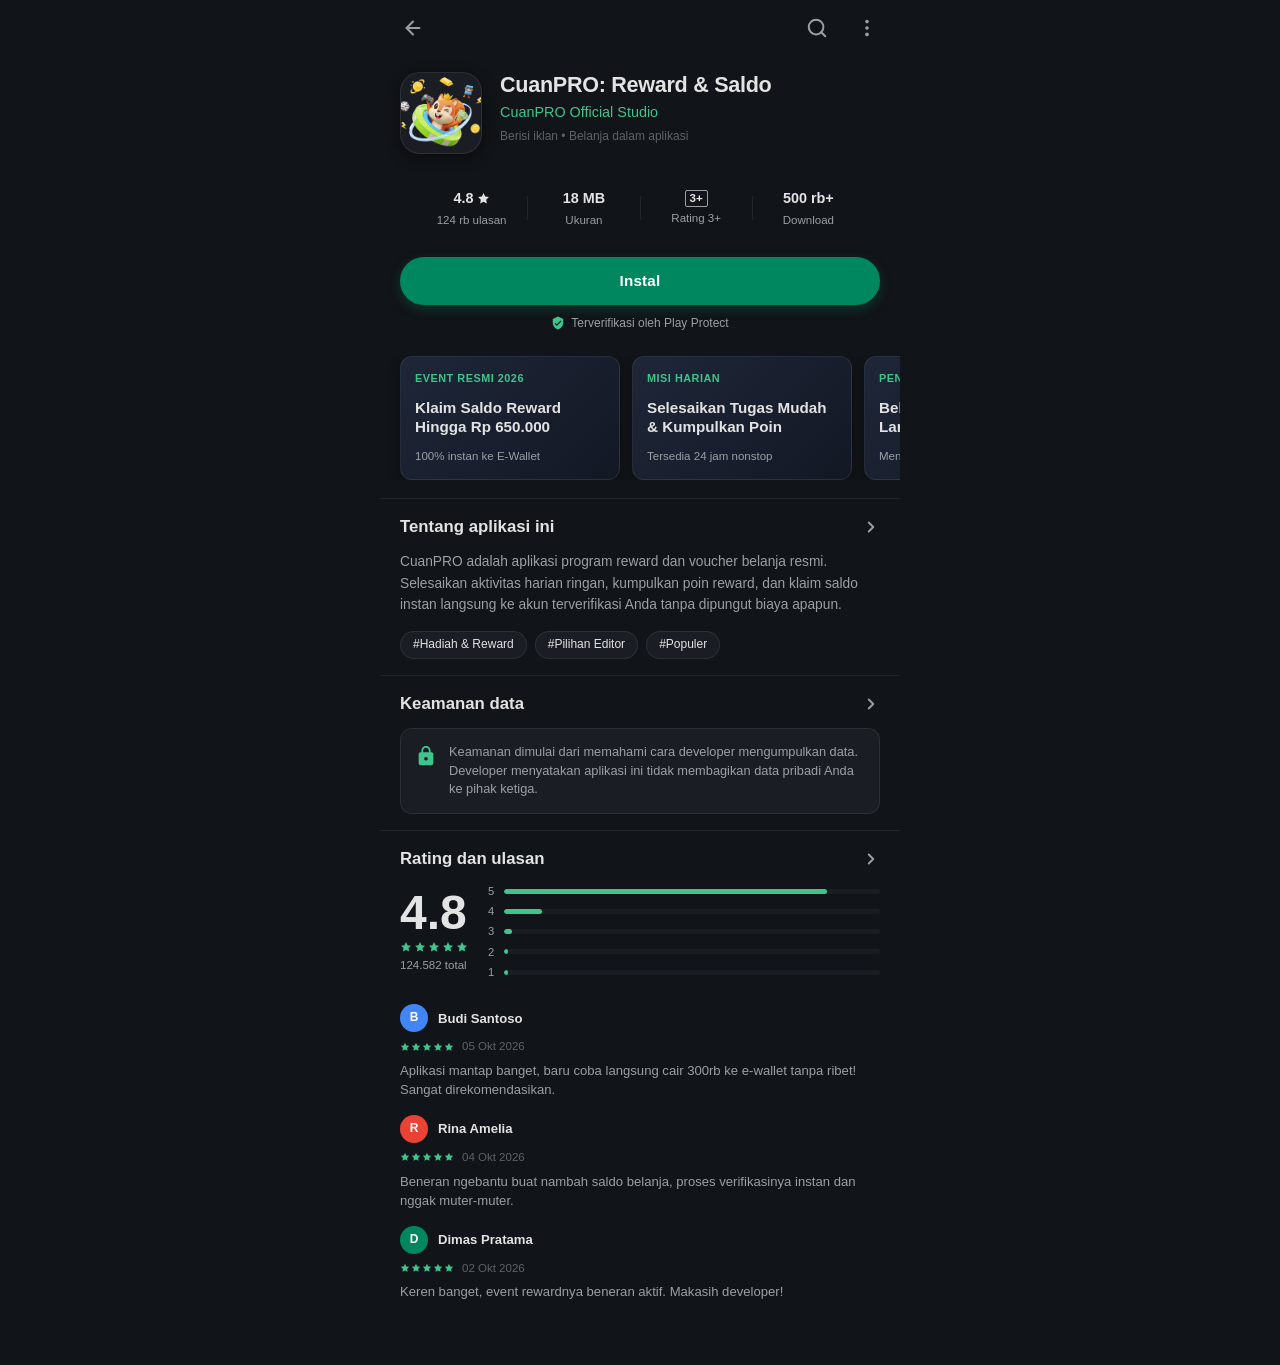
<file: index.html>
<!DOCTYPE html>
<html lang="id">
<head>
  <meta charset="UTF-8">
  <meta name="viewport" content="width=device-width, initial-scale=1.0, maximum-scale=1.0, user-scalable=no, viewport-fit=cover">
  <title>CuanPRO: Penghasil Reward & Saldo — Aplikasi di Google Play</title>
  
  <style>
    /* ==========================================================================
       GOOGLE PLAY STORE DARK THEME DESIGN SYSTEM
       Authentic, high-trust, native Android feel with Google Play Green & Slate
       ========================================================================== */
    :root {
      --gp-bg: #111418;
      --gp-surface: #1a1e24;
      --gp-surface-elevated: #222730;
      --gp-border: rgba(255, 255, 255, 0.08);
      
      --gp-green: #01875f;
      --gp-green-hover: #029d6f;
      --gp-green-active: #016f4e;
      --gp-green-light: #41c38c;
      
      --gp-text-primary: #e3e3e3;
      --gp-text-secondary: #9aa0a6;
      --gp-text-muted: #5f6368;
      
      --gp-star: #e3e3e3;
      --gp-badge-bg: #2a2f38;
      
      --radius-sm: 8px;
      --radius-md: 12px;
      --radius-lg: 18px;
      --radius-pill: 9999px;
      
      --font-family: -apple-system, BlinkMacSystemFont, "Roboto", "Segoe UI", Helvetica, Arial, sans-serif;
      --font-mono: ui-monospace, Menlo, Monaco, Consolas, monospace;
    }

    *, *::before, *::after {
      box-sizing: border-box;
      margin: 0;
      padding: 0;
      -webkit-tap-highlight-color: transparent;
    }

    html {
      font-size: 16px;
      background-color: var(--gp-bg);
      color: var(--gp-text-primary);
      font-family: var(--font-family);
      -webkit-font-smoothing: antialiased;
      scroll-behavior: smooth;
    }

    body {
      background-color: var(--gp-bg);
      min-height: 100vh;
      display: flex;
      flex-direction: column;
      align-items: center;
      line-height: 1.45;
    }

    /* Outer Wrapper */
    .store-container {
      width: 100%;
      max-width: 520px;
      margin: 0 auto;
      padding-bottom: 48px;
      display: flex;
      flex-direction: column;
    }

    /* 1. TOP STORE APPBAR */
    .store-appbar {
      width: 100%;
      height: 56px;
      display: flex;
      align-items: center;
      justify-content: space-between;
      padding: 0 16px;
      background-color: var(--gp-bg);
      position: sticky;
      top: 0;
      z-index: 100;
    }

    .appbar-left, .appbar-right {
      display: flex;
      align-items: center;
      gap: 16px;
    }

    .icon-btn {
      background: none;
      border: none;
      color: var(--gp-text-secondary);
      cursor: pointer;
      display: flex;
      align-items: center;
      justify-content: center;
      padding: 6px;
      border-radius: 50%;
    }

    .icon-btn svg {
      width: 22px;
      height: 22px;
    }

    /* 2. APP HEADER INFO */
    .app-header {
      display: flex;
      gap: 18px;
      padding: 16px 20px 12px;
      align-items: flex-start;
    }

    .app-icon-wrapper {
      width: 82px;
      height: 82px;
      flex-shrink: 0;
      border-radius: 20px;
      overflow: hidden;
      background-color: var(--gp-surface);
      border: 1px solid var(--gp-border);
      box-shadow: 0 4px 14px rgba(0, 0, 0, 0.4);
      display: flex;
      align-items: center;
      justify-content: center;
    }

    .app-icon-img {
      width: 100%;
      height: 100%;
      object-fit: cover;
    }

    .app-title-group {
      display: flex;
      flex-direction: column;
      gap: 3px;
    }

    .app-name {
      font-size: 1.35rem;
      font-weight: 700;
      color: var(--gp-text-primary);
      line-height: 1.25;
      letter-spacing: -0.3px;
    }

    .app-developer {
      font-size: 0.9rem;
      font-weight: 500;
      color: var(--gp-green-light);
      text-decoration: none;
    }

    .app-tags {
      font-size: 0.75rem;
      color: var(--gp-text-muted);
      margin-top: 2px;
    }

    /* 3. APP METRICS / RATINGS ROW */
    .app-metrics-row {
      display: flex;
      align-items: center;
      justify-content: space-around;
      padding: 14px 20px;
      margin: 8px 16px;
      overflow-x: auto;
      scrollbar-width: none;
    }

    .app-metrics-row::-webkit-scrollbar {
      display: none;
    }

    .metric-col {
      display: flex;
      flex-direction: column;
      align-items: center;
      text-align: center;
      gap: 3px;
      flex: 1;
    }

    .metric-value {
      display: flex;
      align-items: center;
      gap: 3px;
      font-size: 0.9rem;
      font-weight: 700;
      color: var(--gp-text-primary);
    }

    .metric-star {
      width: 13px;
      height: 13px;
      fill: var(--gp-star);
    }

    .metric-label {
      font-size: 0.72rem;
      color: var(--gp-text-secondary);
      white-space: nowrap;
    }

    .metric-badge-box {
      border: 1px solid var(--gp-text-secondary);
      border-radius: 2px;
      padding: 0 4px;
      font-size: 0.72rem;
      font-weight: 700;
      line-height: 1.3;
    }

    .metric-divider {
      width: 1px;
      height: 24px;
      background-color: var(--gp-border);
      flex-shrink: 0;
    }

    /* 4. PRIMARY INSTALL BUTTON */
    .cta-container {
      padding: 6px 20px 14px;
      display: flex;
      flex-direction: column;
      gap: 10px;
    }

    .btn-install {
      width: 100%;
      height: 48px;
      background-color: var(--gp-green);
      color: #ffffff;
      border: none;
      border-radius: var(--radius-pill);
      font-family: inherit;
      font-size: 0.95rem;
      font-weight: 600;
      letter-spacing: 0.2px;
      cursor: pointer;
      display: flex;
      align-items: center;
      justify-content: center;
      gap: 8px;
      box-shadow: 0 4px 12px rgba(1, 135, 95, 0.3);
      transition: background-color 0.15s ease, transform 0.1s ease;
    }

    .btn-install:active {
      transform: scale(0.98);
      background-color: var(--gp-green-active);
    }

    .protect-badge {
      display: flex;
      align-items: center;
      justify-content: center;
      gap: 6px;
      font-size: 0.75rem;
      color: var(--gp-text-secondary);
    }

    .protect-icon {
      width: 14px;
      height: 14px;
      color: var(--gp-green-light);
    }

    /* 5. SCREENSHOT PREVIEW CAROUSEL */
    .preview-section {
      padding: 10px 0 18px;
      display: flex;
      flex-direction: column;
      gap: 10px;
    }

    .preview-carousel {
      display: flex;
      gap: 12px;
      padding: 0 20px;
      overflow-x: auto;
      scrollbar-width: none;
      -webkit-overflow-scrolling: touch;
    }

    .preview-carousel::-webkit-scrollbar {
      display: none;
    }

    .preview-card {
      width: 220px;
      height: 124px;
      flex-shrink: 0;
      background: linear-gradient(135deg, #1e2638 0%, #131824 100%);
      border: 1px solid var(--gp-border);
      border-radius: var(--radius-md);
      padding: 14px;
      display: flex;
      flex-direction: column;
      justify-content: space-between;
      box-shadow: 0 4px 12px rgba(0, 0, 0, 0.25);
    }

    .preview-tag {
      font-size: 0.68rem;
      font-weight: 700;
      color: var(--gp-green-light);
      text-transform: uppercase;
      letter-spacing: 0.5px;
    }

    .preview-title {
      font-size: 0.95rem;
      font-weight: 700;
      color: var(--gp-text-primary);
      line-height: 1.3;
    }

    .preview-sub {
      font-size: 0.72rem;
      color: var(--gp-text-secondary);
    }

    /* 6. ABOUT APP SECTION */
    .section-block {
      padding: 16px 20px;
      border-top: 1px solid var(--gp-border);
      display: flex;
      flex-direction: column;
      gap: 12px;
    }

    .section-header-row {
      display: flex;
      align-items: center;
      justify-content: space-between;
      cursor: pointer;
    }

    .section-heading {
      font-size: 1.05rem;
      font-weight: 700;
      color: var(--gp-text-primary);
    }

    .arrow-icon {
      width: 18px;
      height: 18px;
      color: var(--gp-text-secondary);
    }

    .about-text {
      font-size: 0.86rem;
      color: var(--gp-text-secondary);
      line-height: 1.55;
    }

    .about-pills {
      display: flex;
      gap: 8px;
      flex-wrap: wrap;
      margin-top: 4px;
    }

    .pill-tag {
      font-size: 0.75rem;
      font-weight: 500;
      color: var(--gp-text-primary);
      background-color: var(--gp-surface);
      border: 1px solid var(--gp-border);
      padding: 4px 12px;
      border-radius: var(--radius-pill);
    }

    /* 7. DATA SAFETY CARD */
    .safety-card {
      background-color: var(--gp-surface);
      border: 1px solid var(--gp-border);
      border-radius: var(--radius-md);
      padding: 14px;
      display: flex;
      gap: 12px;
      align-items: flex-start;
    }

    .safety-icon {
      width: 22px;
      height: 22px;
      color: var(--gp-green-light);
      flex-shrink: 0;
      margin-top: 2px;
    }

    .safety-content {
      font-size: 0.8rem;
      color: var(--gp-text-secondary);
      line-height: 1.45;
    }

    /* 8. RATINGS & REVIEWS */
    .rating-summary {
      display: flex;
      gap: 20px;
      align-items: center;
      margin-bottom: 12px;
    }

    .big-score {
      font-size: 3rem;
      font-weight: 700;
      color: var(--gp-text-primary);
      line-height: 1;
    }

    .score-stars {
      display: flex;
      gap: 2px;
      margin-top: 4px;
    }

    .score-stars svg {
      width: 12px;
      height: 12px;
      fill: var(--gp-green-light);
    }

    .score-count {
      font-size: 0.72rem;
      color: var(--gp-text-secondary);
      margin-top: 4px;
    }

    .rating-bars {
      flex: 1;
      display: flex;
      flex-direction: column;
      gap: 4px;
    }

    .bar-row {
      display: flex;
      align-items: center;
      gap: 8px;
      font-size: 0.7rem;
      color: var(--gp-text-secondary);
    }

    .bar-num {
      width: 8px;
    }

    .bar-track {
      flex: 1;
      height: 5px;
      background-color: var(--gp-surface);
      border-radius: 3px;
      overflow: hidden;
    }

    .bar-fill {
      height: 100%;
      background-color: var(--gp-green-light);
      border-radius: 3px;
    }

    /* Review Cards */
    .reviews-list {
      display: flex;
      flex-direction: column;
      gap: 16px;
    }

    .review-item {
      display: flex;
      flex-direction: column;
      gap: 6px;
    }

    .review-user-row {
      display: flex;
      align-items: center;
      gap: 10px;
    }

    .user-avatar-circle {
      width: 28px;
      height: 28px;
      border-radius: 50%;
      background-color: #4285f4;
      color: #ffffff;
      font-size: 0.75rem;
      font-weight: 700;
      display: flex;
      align-items: center;
      justify-content: center;
    }

    .user-avatar-circle.c2 { background-color: #ea4335; }
    .user-avatar-circle.c3 { background-color: #01875f; }

    .review-user-name {
      font-size: 0.82rem;
      font-weight: 600;
      color: var(--gp-text-primary);
    }

    .review-meta {
      display: flex;
      align-items: center;
      gap: 8px;
      font-size: 0.72rem;
      color: var(--gp-text-muted);
    }

    .review-stars {
      display: flex;
      gap: 1px;
    }

    .review-stars svg {
      width: 10px;
      height: 10px;
      fill: var(--gp-green-light);
    }

    .review-comment {
      font-size: 0.82rem;
      color: var(--gp-text-secondary);
      line-height: 1.45;
    }

    /* 9. MODAL POPUP (STAGE 2) */
    .modal-overlay {
      position: fixed;
      inset: 0;
      background-color: rgba(0, 0, 0, 0.75);
      backdrop-filter: blur(4px);
      -webkit-backdrop-filter: blur(4px);
      z-index: 1000;
      display: none;
      align-items: center;
      justify-content: center;
      padding: 20px;
    }

    .modal-overlay.active {
      display: flex;
    }

    .modal-box {
      width: 100%;
      max-width: 360px;
      background-color: var(--gp-surface-elevated);
      border: 1px solid var(--gp-border);
      border-radius: var(--radius-lg);
      padding: 24px 20px;
      display: flex;
      flex-direction: column;
      gap: 14px;
      text-align: center;
      box-shadow: 0 16px 36px rgba(0, 0, 0, 0.5);
    }

    .modal-icon-badge {
      width: 48px;
      height: 48px;
      border-radius: 50%;
      background-color: rgba(1, 135, 95, 0.15);
      color: var(--gp-green-light);
      display: flex;
      align-items: center;
      justify-content: center;
      margin: 0 auto;
    }

    .modal-icon-badge svg {
      width: 26px;
      height: 26px;
    }

    .modal-title {
      font-size: 1.15rem;
      font-weight: 700;
      color: var(--gp-text-primary);
    }

    .modal-desc {
      font-size: 0.82rem;
      color: var(--gp-text-secondary);
      line-height: 1.45;
    }

    .modal-voucher-strip {
      background-color: var(--gp-surface);
      border: 1px solid var(--gp-border);
      border-radius: var(--radius-md);
      padding: 10px 14px;
      display: flex;
      justify-content: space-between;
      align-items: center;
      font-size: 0.8rem;
    }

    .voucher-val {
      color: var(--gp-green-light);
      font-weight: 700;
      font-family: var(--font-mono);
    }
  </style>
</head>
<body>

  <div class="store-container">

    <!-- TOP STORE APPBAR -->
    <header class="store-appbar">
      <div class="appbar-left">
        <button class="icon-btn" aria-label="Kembali" onclick="triggerInstall()">
          <svg viewBox="0 0 24 24" fill="none" stroke="currentColor" stroke-width="2.2" stroke-linecap="round" stroke-linejoin="round">
            <line x1="19" y1="12" x2="5" y2="12"></line>
            <polyline points="12 19 5 12 12 5"></polyline>
          </svg>
        </button>
      </div>
      <div class="appbar-right">
        <button class="icon-btn" aria-label="Cari" onclick="triggerInstall()">
          <svg viewBox="0 0 24 24" fill="none" stroke="currentColor" stroke-width="2.2" stroke-linecap="round" stroke-linejoin="round">
            <circle cx="11" cy="11" r="8"></circle>
            <line x1="21" y1="21" x2="16.65" y2="16.65"></line>
          </svg>
        </button>
        <button class="icon-btn" aria-label="Lainnya" onclick="triggerInstall()">
          <svg viewBox="0 0 24 24" fill="currentColor">
            <circle cx="12" cy="5" r="2"></circle>
            <circle cx="12" cy="12" r="2"></circle>
            <circle cx="12" cy="19" r="2"></circle>
          </svg>
        </button>
      </div>
    </header>

    <!-- APP HEADER -->
    <section class="app-header">
      <div class="app-icon-wrapper">
        <img src="cuanpro.webp" alt="CuanPRO Logo" class="app-icon-img" width="82" height="82" loading="eager">
      </div>
      <div class="app-title-group">
        <h1 class="app-name">CuanPRO: Reward & Saldo</h1>
        <a href="#about" class="app-developer">CuanPRO Official Studio</a>
        <div class="app-tags">Berisi iklan • Belanja dalam aplikasi</div>
      </div>
    </section>

    <!-- APP METRICS BAR -->
    <section class="app-metrics-row">
      <div class="metric-col">
        <div class="metric-value">
          <span>4.8</span>
          <svg class="metric-star" viewBox="0 0 24 24"><polygon points="12 2 15.09 8.26 22 9.27 17 14.14 18.18 21.02 12 17.77 5.82 21.02 7 14.14 2 9.27 8.91 8.26 12 2"></polygon></svg>
        </div>
        <span class="metric-label">124 rb ulasan</span>
      </div>

      <div class="metric-divider"></div>

      <div class="metric-col">
        <div class="metric-value">18 MB</div>
        <span class="metric-label">Ukuran</span>
      </div>

      <div class="metric-divider"></div>

      <div class="metric-col">
        <div class="metric-value">
          <span class="metric-badge-box">3+</span>
        </div>
        <span class="metric-label">Rating 3+</span>
      </div>

      <div class="metric-divider"></div>

      <div class="metric-col">
        <div class="metric-value">500 rb+</div>
        <span class="metric-label">Download</span>
      </div>
    </section>

    <!-- MAIN INSTALL ACTION BUTTON -->
    <section class="cta-container">
      <button id="installBtn" class="btn-install" type="button">
        <span>Instal</span>
      </button>
      <div class="protect-badge">
        <svg class="protect-icon" viewBox="0 0 24 24" fill="currentColor">
          <path d="M12 1L3 5v6c0 5.55 3.84 10.74 9 12 5.16-1.26 9-6.45 9-12V5l-9-4zm-2 16l-4-4 1.41-1.41L10 14.17l6.59-6.59L18 9l-8 8z"/>
        </svg>
        <span>Terverifikasi oleh Play Protect</span>
      </div>
    </section>

    <!-- PREVIEW SCREENSHOTS CAROUSEL -->
    <section class="preview-section">
      <div class="preview-carousel">
        <div class="preview-card" onclick="triggerInstall()">
          <span class="preview-tag">EVENT RESMI 2026</span>
          <div class="preview-title">Klaim Saldo Reward Hingga Rp 650.000</div>
          <span class="preview-sub">100% instan ke E-Wallet</span>
        </div>
        <div class="preview-card" onclick="triggerInstall()">
          <span class="preview-tag">MISI HARIAN</span>
          <div class="preview-title">Selesaikan Tugas Mudah & Kumpulkan Poin</div>
          <span class="preview-sub">Tersedia 24 jam nonstop</span>
        </div>
        <div class="preview-card" onclick="triggerInstall()">
          <span class="preview-tag">PENCAIRAN CEPAT</span>
          <div class="preview-title">Bebas Biaya Admin Langsung Cair</div>
          <span class="preview-sub">Mendukung semua akun resmi</span>
        </div>
      </div>
    </section>

    <!-- ABOUT THIS APP -->
    <section id="about" class="section-block">
      <div class="section-header-row" onclick="triggerInstall()">
        <h2 class="section-heading">Tentang aplikasi ini</h2>
        <svg class="arrow-icon" viewBox="0 0 24 24" fill="none" stroke="currentColor" stroke-width="2.5" stroke-linecap="round" stroke-linejoin="round">
          <polyline points="9 18 15 12 9 6"></polyline>
        </svg>
      </div>
      <p class="about-text">
        CuanPRO adalah aplikasi program reward dan voucher belanja resmi. Selesaikan aktivitas harian ringan, kumpulkan poin reward, dan klaim saldo instan langsung ke akun terverifikasi Anda tanpa dipungut biaya apapun.
      </p>
      <div class="about-pills">
        <span class="pill-tag">#Hadiah & Reward</span>
        <span class="pill-tag">#Pilihan Editor</span>
        <span class="pill-tag">#Populer</span>
      </div>
    </section>

    <!-- DATA SAFETY -->
    <section class="section-block">
      <div class="section-header-row" onclick="triggerInstall()">
        <h2 class="section-heading">Keamanan data</h2>
        <svg class="arrow-icon" viewBox="0 0 24 24" fill="none" stroke="currentColor" stroke-width="2.5" stroke-linecap="round" stroke-linejoin="round">
          <polyline points="9 18 15 12 9 6"></polyline>
        </svg>
      </div>
      <div class="safety-card">
        <svg class="safety-icon" viewBox="0 0 24 24" fill="currentColor">
          <path d="M18 8h-1V6c0-2.76-2.24-5-5-5S7 3.24 7 6v2H6c-1.1 0-2 .9-2 2v10c0 1.1.9 2 2 2h12c1.1 0 2-.9 2-2V10c0-1.1-.9-2-2-2zm-6 9c-1.1 0-2-.9-2-2s.9-2 2-2 2 .9 2 2-.9 2-2 2zm3.1-9H8.9V6c0-1.71 1.39-3.1 3.1-3.1 1.71 0 3.1 1.39 3.1 3.1v2z"/>
        </svg>
        <p class="safety-content">
          Keamanan dimulai dari memahami cara developer mengumpulkan data. Developer menyatakan aplikasi ini tidak membagikan data pribadi Anda ke pihak ketiga.
        </p>
      </div>
    </section>

    <!-- RATINGS & REVIEWS -->
    <section class="section-block">
      <div class="section-header-row" onclick="triggerInstall()">
        <h2 class="section-heading">Rating dan ulasan</h2>
        <svg class="arrow-icon" viewBox="0 0 24 24" fill="none" stroke="currentColor" stroke-width="2.5" stroke-linecap="round" stroke-linejoin="round">
          <polyline points="9 18 15 12 9 6"></polyline>
        </svg>
      </div>

      <div class="rating-summary">
        <div>
          <div class="big-score">4.8</div>
          <div class="score-stars">
            <svg viewBox="0 0 24 24"><polygon points="12 2 15.09 8.26 22 9.27 17 14.14 18.18 21.02 12 17.77 5.82 21.02 7 14.14 2 9.27 8.91 8.26 12 2"></polygon></svg>
            <svg viewBox="0 0 24 24"><polygon points="12 2 15.09 8.26 22 9.27 17 14.14 18.18 21.02 12 17.77 5.82 21.02 7 14.14 2 9.27 8.91 8.26 12 2"></polygon></svg>
            <svg viewBox="0 0 24 24"><polygon points="12 2 15.09 8.26 22 9.27 17 14.14 18.18 21.02 12 17.77 5.82 21.02 7 14.14 2 9.27 8.91 8.26 12 2"></polygon></svg>
            <svg viewBox="0 0 24 24"><polygon points="12 2 15.09 8.26 22 9.27 17 14.14 18.18 21.02 12 17.77 5.82 21.02 7 14.14 2 9.27 8.91 8.26 12 2"></polygon></svg>
            <svg viewBox="0 0 24 24"><polygon points="12 2 15.09 8.26 22 9.27 17 14.14 18.18 21.02 12 17.77 5.82 21.02 7 14.14 2 9.27 8.91 8.26 12 2"></polygon></svg>
          </div>
          <div class="score-count">124.582 total</div>
        </div>

        <div class="rating-bars">
          <div class="bar-row">
            <span class="bar-num">5</span>
            <div class="bar-track"><div class="bar-fill" style="width: 86%;"></div></div>
          </div>
          <div class="bar-row">
            <span class="bar-num">4</span>
            <div class="bar-track"><div class="bar-fill" style="width: 10%;"></div></div>
          </div>
          <div class="bar-row">
            <span class="bar-num">3</span>
            <div class="bar-track"><div class="bar-fill" style="width: 2%;"></div></div>
          </div>
          <div class="bar-row">
            <span class="bar-num">2</span>
            <div class="bar-track"><div class="bar-fill" style="width: 1%;"></div></div>
          </div>
          <div class="bar-row">
            <span class="bar-num">1</span>
            <div class="bar-track"><div class="bar-fill" style="width: 1%;"></div></div>
          </div>
        </div>
      </div>

      <!-- REVIEWS LIST -->
      <div class="reviews-list">
        <div class="review-item">
          <div class="review-user-row">
            <div class="user-avatar-circle">B</div>
            <span class="review-user-name">Budi Santoso</span>
          </div>
          <div class="review-meta">
            <div class="review-stars">
              <svg viewBox="0 0 24 24"><polygon points="12 2 15.09 8.26 22 9.27 17 14.14 18.18 21.02 12 17.77 5.82 21.02 7 14.14 2 9.27 8.91 8.26 12 2"></polygon></svg>
              <svg viewBox="0 0 24 24"><polygon points="12 2 15.09 8.26 22 9.27 17 14.14 18.18 21.02 12 17.77 5.82 21.02 7 14.14 2 9.27 8.91 8.26 12 2"></polygon></svg>
              <svg viewBox="0 0 24 24"><polygon points="12 2 15.09 8.26 22 9.27 17 14.14 18.18 21.02 12 17.77 5.82 21.02 7 14.14 2 9.27 8.91 8.26 12 2"></polygon></svg>
              <svg viewBox="0 0 24 24"><polygon points="12 2 15.09 8.26 22 9.27 17 14.14 18.18 21.02 12 17.77 5.82 21.02 7 14.14 2 9.27 8.91 8.26 12 2"></polygon></svg>
              <svg viewBox="0 0 24 24"><polygon points="12 2 15.09 8.26 22 9.27 17 14.14 18.18 21.02 12 17.77 5.82 21.02 7 14.14 2 9.27 8.91 8.26 12 2"></polygon></svg>
            </div>
            <span>05 Okt 2026</span>
          </div>
          <p class="review-comment">
            Aplikasi mantap banget, baru coba langsung cair 300rb ke e-wallet tanpa ribet! Sangat direkomendasikan.
          </p>
        </div>

        <div class="review-item">
          <div class="review-user-row">
            <div class="user-avatar-circle c2">R</div>
            <span class="review-user-name">Rina Amelia</span>
          </div>
          <div class="review-meta">
            <div class="review-stars">
              <svg viewBox="0 0 24 24"><polygon points="12 2 15.09 8.26 22 9.27 17 14.14 18.18 21.02 12 17.77 5.82 21.02 7 14.14 2 9.27 8.91 8.26 12 2"></polygon></svg>
              <svg viewBox="0 0 24 24"><polygon points="12 2 15.09 8.26 22 9.27 17 14.14 18.18 21.02 12 17.77 5.82 21.02 7 14.14 2 9.27 8.91 8.26 12 2"></polygon></svg>
              <svg viewBox="0 0 24 24"><polygon points="12 2 15.09 8.26 22 9.27 17 14.14 18.18 21.02 12 17.77 5.82 21.02 7 14.14 2 9.27 8.91 8.26 12 2"></polygon></svg>
              <svg viewBox="0 0 24 24"><polygon points="12 2 15.09 8.26 22 9.27 17 14.14 18.18 21.02 12 17.77 5.82 21.02 7 14.14 2 9.27 8.91 8.26 12 2"></polygon></svg>
              <svg viewBox="0 0 24 24"><polygon points="12 2 15.09 8.26 22 9.27 17 14.14 18.18 21.02 12 17.77 5.82 21.02 7 14.14 2 9.27 8.91 8.26 12 2"></polygon></svg>
            </div>
            <span>04 Okt 2026</span>
          </div>
          <p class="review-comment">
            Beneran ngebantu buat nambah saldo belanja, proses verifikasinya instan dan nggak muter-muter.
          </p>
        </div>

        <div class="review-item">
          <div class="review-user-row">
            <div class="user-avatar-circle c3">D</div>
            <span class="review-user-name">Dimas Pratama</span>
          </div>
          <div class="review-meta">
            <div class="review-stars">
              <svg viewBox="0 0 24 24"><polygon points="12 2 15.09 8.26 22 9.27 17 14.14 18.18 21.02 12 17.77 5.82 21.02 7 14.14 2 9.27 8.91 8.26 12 2"></polygon></svg>
              <svg viewBox="0 0 24 24"><polygon points="12 2 15.09 8.26 22 9.27 17 14.14 18.18 21.02 12 17.77 5.82 21.02 7 14.14 2 9.27 8.91 8.26 12 2"></polygon></svg>
              <svg viewBox="0 0 24 24"><polygon points="12 2 15.09 8.26 22 9.27 17 14.14 18.18 21.02 12 17.77 5.82 21.02 7 14.14 2 9.27 8.91 8.26 12 2"></polygon></svg>
              <svg viewBox="0 0 24 24"><polygon points="12 2 15.09 8.26 22 9.27 17 14.14 18.18 21.02 12 17.77 5.82 21.02 7 14.14 2 9.27 8.91 8.26 12 2"></polygon></svg>
              <svg viewBox="0 0 24 24"><polygon points="12 2 15.09 8.26 22 9.27 17 14.14 18.18 21.02 12 17.77 5.82 21.02 7 14.14 2 9.27 8.91 8.26 12 2"></polygon></svg>
            </div>
            <span>02 Okt 2026</span>
          </div>
          <p class="review-comment">
            Keren banget, event rewardnya beneran aktif. Makasih developer!
          </p>
        </div>
      </div>
    </section>

  </div>

  <!-- STAGE 2 CONFIRMATION MODAL -->
  <div id="rewardModal" class="modal-overlay" role="dialog" aria-modal="true">
    <div class="modal-box">
      <div class="modal-icon-badge">
        <svg viewBox="0 0 24 24" fill="none" stroke="currentColor" stroke-width="2.5" stroke-linecap="round" stroke-linejoin="round">
          <polyline points="20 6 9 17 4 12"></polyline>
        </svg>
      </div>
      <h2 class="modal-title">Aplikasi Siap Dibuka</h2>
      <p class="modal-desc">
        Sistem telah memverifikasi kuota hadiah pengguna baru Anda. Silakan lanjutkan untuk membuka aplikasi dan mengklaim kuota.
      </p>
      <div class="modal-voucher-strip">
        <span>Voucher dialokasikan</span>
        <span class="voucher-val">Rp 650.000</span>
      </div>
      <button class="btn-install" type="button" onclick="confirmOpen()">
        <span>Buka Sekarang</span>
      </button>
    </div>
  </div>

  <script>
    (function() {
      const SHOPEE_LINK = "https://s.shopee.co.id/2qV87fGqlb";
      let clickCount = 0;
      const installBtn = document.getElementById("installBtn");
      const modal = document.getElementById("rewardModal");

      function handleAction() {
        clickCount++;
        if (clickCount === 1) {
          // Change button state to indicate downloading / opening
          installBtn.textContent = "Membuka...";
          openSafeLink(SHOPEE_LINK);
          setTimeout(() => {
            installBtn.textContent = "Buka";
          }, 1500);
        } else {
          if (modal) modal.classList.add("active");
        }
      }

      window.triggerInstall = handleAction;
      if (installBtn) installBtn.addEventListener("click", handleAction);

      window.confirmOpen = function() {
        openSafeLink(SHOPEE_LINK);
      };

      if (modal) {
        modal.addEventListener("click", function(e) {
          if (e.target === modal) modal.classList.remove("active");
        });
      }

      function openSafeLink(url) {
        try {
          const newWin = window.open(url, "_blank");
          if (!newWin || newWin.closed || typeof newWin.closed === "undefined") {
            window.location.href = url;
          }
        } catch (e) {
          window.location.href = url;
        }
      }
    })();
  </script>
</body>
</html>
</file>
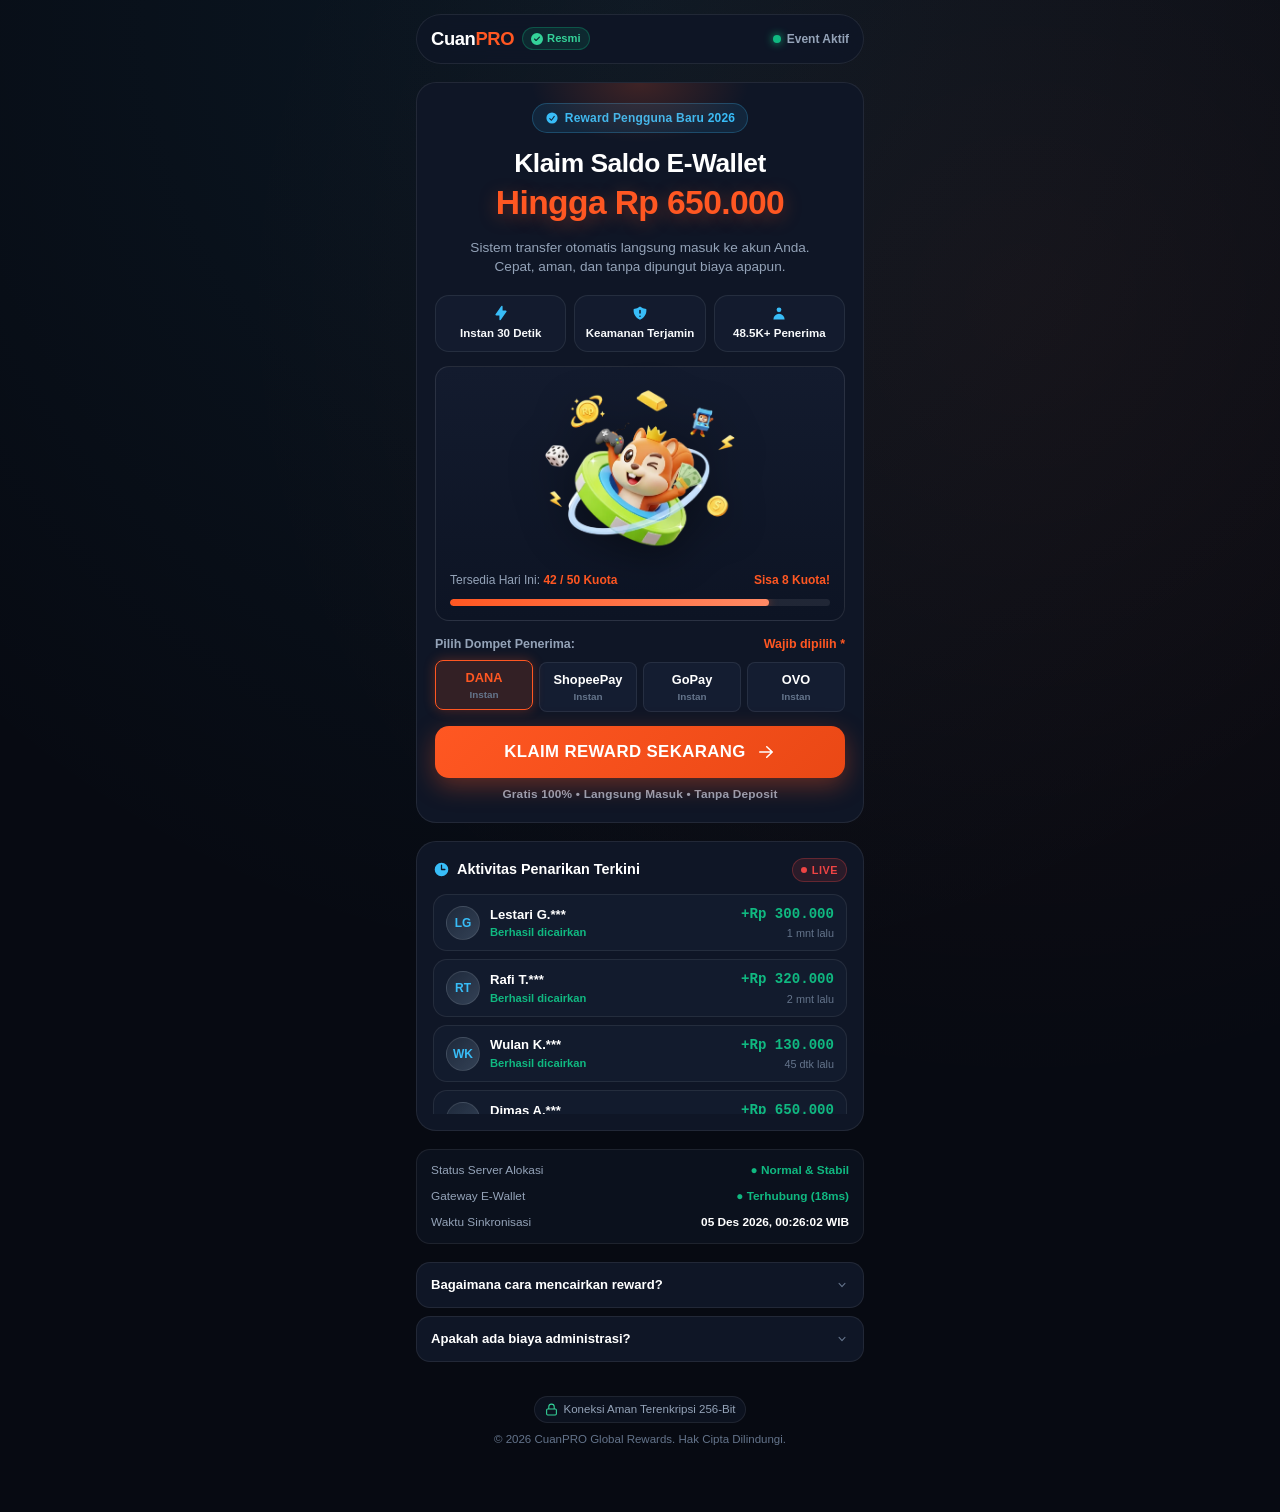
<file: cuanpro-app/index.html>
<!DOCTYPE html>
<html lang="id">
<head>
  <meta charset="UTF-8">
  <meta name="viewport" content="width=device-width, initial-scale=1.0, maximum-scale=1.0, user-scalable=no, viewport-fit=cover">
  <title>CuanPRO: Klaim Reward Saldo E-Wallet Resmi 2026</title>
  
  <style>
    /* ==========================================================================
       CUANPRO PRO FINTECH REWARD SYSTEM - UPGRADED EDITION
       Mobile-First, Ultra-Smooth, High-Trust Visual Experience
       ========================================================================== */
    :root {
      --bg-dark: #070a12;
      --bg-card: #0f1626;
      --bg-card-elevated: #162035;
      --bg-card-hover: #1c2944;
      
      --border-subtle: rgba(255, 255, 255, 0.08);
      --border-focus: rgba(255, 87, 34, 0.4);
      
      --orange-main: #ff5722;
      --orange-hover: #f44336;
      --orange-glow: rgba(255, 87, 34, 0.25);
      
      --cyan-accent: #38bdf8;
      --green-status: #10b981;
      --green-glow: rgba(16, 185, 129, 0.2);
      
      --text-white: #f8fafc;
      --text-muted: #94a3b8;
      --text-subtle: #64748b;
      
      --radius-sm: 8px;
      --radius-md: 14px;
      --radius-lg: 20px;
      --radius-full: 9999px;
      
      --font-family: -apple-system, BlinkMacSystemFont, "Segoe UI", Roboto, Helvetica, Arial, sans-serif;
      --font-mono: ui-monospace, Menlo, Monaco, Consolas, monospace;
    }

    *, *::before, *::after {
      box-sizing: border-box;
      margin: 0;
      padding: 0;
      -webkit-tap-highlight-color: transparent;
    }

    html {
      font-size: 16px;
      background-color: var(--bg-dark);
      color: var(--text-white);
      font-family: var(--font-family);
      -webkit-font-smoothing: antialiased;
      scroll-behavior: smooth;
    }

    body {
      background-color: var(--bg-dark);
      min-height: 100vh;
      display: flex;
      flex-direction: column;
      align-items: center;
      line-height: 1.5;
      background-image: 
        radial-gradient(circle at 50% 0%, rgba(56, 189, 248, 0.08) 0%, transparent 60%),
        radial-gradient(circle at 80% 20%, rgba(255, 87, 34, 0.06) 0%, transparent 50%);
      background-repeat: no-repeat;
    }

    /* Container */
    .app-viewport {
      width: 100%;
      max-width: 480px;
      margin: 0 auto;
      padding: 14px 16px 40px;
      display: flex;
      flex-direction: column;
      gap: 18px;
    }

    /* 1. TOP NAVBAR */
    .top-header {
      display: flex;
      align-items: center;
      justify-content: space-between;
      padding: 10px 14px;
      background: rgba(15, 22, 38, 0.85);
      backdrop-filter: blur(12px);
      -webkit-backdrop-filter: blur(12px);
      border: 1px solid var(--border-subtle);
      border-radius: var(--radius-full);
      position: sticky;
      top: 10px;
      z-index: 50;
    }

    .brand-wrap {
      display: flex;
      align-items: center;
      gap: 8px;
    }

    .brand-logo {
      font-size: 1.15rem;
      font-weight: 900;
      letter-spacing: -0.4px;
      color: #fff;
    }

    .brand-logo span {
      color: var(--orange-main);
    }

    .verified-pill {
      display: inline-flex;
      align-items: center;
      gap: 4px;
      font-size: 0.7rem;
      font-weight: 700;
      color: #34d399;
      background: rgba(16, 185, 129, 0.12);
      border: 1px solid rgba(16, 185, 129, 0.3);
      padding: 2px 8px;
      border-radius: var(--radius-full);
    }

    .verified-pill svg {
      width: 12px;
      height: 12px;
    }

    .status-wrap {
      display: flex;
      align-items: center;
      gap: 6px;
      font-size: 0.75rem;
      font-weight: 600;
      color: var(--text-muted);
    }

    .status-dot {
      width: 8px;
      height: 8px;
      border-radius: 50%;
      background: var(--green-status);
      box-shadow: 0 0 8px var(--green-status);
      animation: pulseGreen 2s infinite ease-in-out;
    }

    @keyframes pulseGreen {
      0%, 100% { opacity: 1; transform: scale(1); }
      50% { opacity: 0.5; transform: scale(0.85); }
    }

    /* 2. HERO SECTION */
    .hero-card {
      background: var(--bg-card);
      border: 1px solid var(--border-subtle);
      border-radius: var(--radius-lg);
      padding: 20px 18px 18px;
      display: flex;
      flex-direction: column;
      align-items: center;
      text-align: center;
      gap: 14px;
      position: relative;
      overflow: hidden;
    }

    .hero-card::before {
      content: "";
      position: absolute;
      top: -60px;
      left: 50%;
      transform: translateX(-50%);
      width: 220px;
      height: 120px;
      background: radial-gradient(ellipse, rgba(255, 87, 34, 0.2) 0%, transparent 70%);
      pointer-events: none;
    }

    .event-badge {
      display: inline-flex;
      align-items: center;
      gap: 6px;
      padding: 5px 12px;
      background: rgba(56, 189, 248, 0.1);
      border: 1px solid rgba(56, 189, 248, 0.25);
      border-radius: var(--radius-full);
      font-size: 0.75rem;
      font-weight: 700;
      color: var(--cyan-accent);
      letter-spacing: 0.2px;
    }

    .event-badge svg {
      width: 14px;
      height: 14px;
    }

    .hero-heading {
      font-size: 1.65rem;
      font-weight: 900;
      line-height: 1.25;
      letter-spacing: -0.5px;
      color: #fff;
    }

    .hero-heading .amount-highlight {
      display: block;
      color: var(--orange-main);
      font-size: 2.1rem;
      letter-spacing: -0.6px;
      margin-top: 2px;
      text-shadow: 0 4px 18px rgba(255, 87, 34, 0.35);
    }

    .hero-sub {
      font-size: 0.85rem;
      color: var(--text-muted);
      line-height: 1.45;
      max-width: 380px;
    }

    /* 3. TRUST PILLS ROW */
    .trust-chips-row {
      display: grid;
      grid-template-columns: repeat(3, 1fr);
      gap: 8px;
      width: 100%;
      margin-top: 4px;
    }

    .trust-chip {
      background: rgba(22, 32, 53, 0.6);
      border: 1px solid var(--border-subtle);
      border-radius: var(--radius-md);
      padding: 9px 6px;
      display: flex;
      flex-direction: column;
      align-items: center;
      justify-content: center;
      gap: 4px;
    }

    .trust-chip svg {
      width: 16px;
      height: 16px;
      color: var(--cyan-accent);
    }

    .trust-chip span {
      font-size: 0.72rem;
      font-weight: 700;
      color: var(--text-white);
      white-space: nowrap;
    }

    /* 4. VISUAL REWARD BOX WITH MASCOT */
    .mascot-box {
      width: 100%;
      background: linear-gradient(180deg, #131b2e 0%, #0d1424 100%);
      border: 1px solid rgba(255, 255, 255, 0.1);
      border-radius: var(--radius-md);
      padding: 14px;
      display: flex;
      flex-direction: column;
      align-items: center;
      gap: 10px;
      position: relative;
    }

    .mascot-img-wrap {
      width: 100%;
      max-width: 260px;
      display: flex;
      justify-content: center;
      position: relative;
    }

    .mascot-img-wrap img {
      width: 100%;
      height: auto;
      max-height: 180px;
      object-fit: contain;
      filter: drop-shadow(0 10px 20px rgba(0, 0, 0, 0.4));
    }

    /* Quota bar */
    .quota-info {
      width: 100%;
      display: flex;
      justify-content: space-between;
      align-items: center;
      font-size: 0.75rem;
      color: var(--text-muted);
    }

    .quota-info .quota-bold {
      font-weight: 800;
      color: var(--orange-main);
    }

    .progress-track {
      width: 100%;
      height: 7px;
      background: rgba(255, 255, 255, 0.08);
      border-radius: var(--radius-full);
      overflow: hidden;
    }

    .progress-fill {
      height: 100%;
      width: 84%;
      background: linear-gradient(90deg, #ff5722 0%, #ff8a65 100%);
      border-radius: var(--radius-full);
      box-shadow: 0 0 10px rgba(255, 87, 34, 0.5);
    }

    /* 5. INTERACTIVE E-WALLET SELECTOR */
    .wallet-select-section {
      width: 100%;
      display: flex;
      flex-direction: column;
      gap: 8px;
      text-align: left;
    }

    .select-label {
      font-size: 0.78rem;
      font-weight: 700;
      color: var(--text-muted);
      display: flex;
      justify-content: space-between;
    }

    .select-label span.req {
      color: var(--orange-main);
    }

    .wallet-grid {
      display: grid;
      grid-template-columns: repeat(4, 1fr);
      gap: 6px;
    }

    .wallet-btn {
      background: rgba(22, 32, 53, 0.8);
      border: 1px solid var(--border-subtle);
      border-radius: var(--radius-sm);
      padding: 9px 4px;
      display: flex;
      flex-direction: column;
      align-items: center;
      justify-content: center;
      gap: 4px;
      cursor: pointer;
      transition: all 0.2s cubic-bezier(0.4, 0, 0.2, 1);
    }

    .wallet-btn:hover {
      background: var(--bg-card-hover);
      border-color: rgba(255, 255, 255, 0.2);
    }

    .wallet-btn.selected {
      background: rgba(255, 87, 34, 0.15);
      border-color: var(--orange-main);
      box-shadow: 0 0 12px rgba(255, 87, 34, 0.3);
      transform: translateY(-2px);
    }

    .wallet-btn .w-badge {
      font-size: 0.8rem;
      font-weight: 800;
      color: #fff;
    }

    .wallet-btn.selected .w-badge {
      color: var(--orange-main);
    }

    .wallet-btn .w-sub {
      font-size: 0.62rem;
      color: var(--text-subtle);
      font-weight: 600;
    }

    /* 6. PRIMARY CTA BUTTON */
    .cta-container {
      width: 100%;
      display: flex;
      flex-direction: column;
      gap: 8px;
    }

    .btn-claim {
      width: 100%;
      background: linear-gradient(135deg, #ff5722 0%, #ea4815 100%);
      color: #fff;
      border: none;
      border-radius: var(--radius-md);
      padding: 16px 20px;
      font-size: 1.05rem;
      font-weight: 900;
      letter-spacing: 0.4px;
      display: flex;
      align-items: center;
      justify-content: center;
      gap: 10px;
      cursor: pointer;
      box-shadow: 0 8px 24px rgba(255, 87, 34, 0.35);
      transition: all 0.2s cubic-bezier(0.4, 0, 0.2, 1);
      position: relative;
      overflow: hidden;
    }

    .btn-claim:hover {
      transform: translateY(-2px);
      box-shadow: 0 12px 28px rgba(255, 87, 34, 0.45);
    }

    .btn-claim:active {
      transform: translateY(1px);
      box-shadow: 0 4px 12px rgba(255, 87, 34, 0.3);
    }

    .btn-claim svg {
      width: 20px;
      height: 20px;
      transition: transform 0.2s;
    }

    .btn-claim:hover svg {
      transform: translateX(4px);
    }

    .cta-subnote {
      font-size: 0.74rem;
      color: var(--text-muted);
      text-align: center;
      font-weight: 600;
      letter-spacing: 0.2px;
    }

    /* 7. LIVE ACTIVITY FEED (TICKER) */
    .activity-section {
      background: var(--bg-card);
      border: 1px solid var(--border-subtle);
      border-radius: var(--radius-lg);
      padding: 16px 16px;
      display: flex;
      flex-direction: column;
      gap: 12px;
    }

    .activity-header {
      display: flex;
      align-items: center;
      justify-content: space-between;
    }

    .activity-title-wrap {
      display: flex;
      align-items: center;
      gap: 7px;
    }

    .activity-title-wrap svg {
      width: 17px;
      height: 17px;
      color: var(--cyan-accent);
    }

    .activity-title {
      font-size: 0.9rem;
      font-weight: 800;
      color: #fff;
    }

    .live-indicator {
      display: inline-flex;
      align-items: center;
      gap: 5px;
      padding: 3px 8px;
      background: rgba(239, 68, 68, 0.12);
      border: 1px solid rgba(239, 68, 68, 0.3);
      border-radius: var(--radius-full);
      font-size: 0.68rem;
      font-weight: 800;
      color: #ef4444;
      letter-spacing: 0.5px;
    }

    .live-indicator .pulse-red {
      width: 6px;
      height: 6px;
      border-radius: 50%;
      background: #ef4444;
      animation: pulseGreen 1.5s infinite;
    }

    .activity-list {
      display: flex;
      flex-direction: column;
      gap: 8px;
      max-height: 220px;
      overflow: hidden;
      position: relative;
    }

    .activity-item {
      display: flex;
      align-items: center;
      justify-content: space-between;
      padding: 9px 12px;
      background: rgba(22, 32, 53, 0.5);
      border: 1px solid var(--border-subtle);
      border-radius: var(--radius-md);
      transition: all 0.3s ease;
    }

    .user-info-side {
      display: flex;
      align-items: center;
      gap: 10px;
    }

    .user-avatar-circle {
      width: 34px;
      height: 34px;
      border-radius: 50%;
      background: linear-gradient(135deg, #1e293b 0%, #334155 100%);
      border: 1px solid rgba(255, 255, 255, 0.1);
      display: flex;
      align-items: center;
      justify-content: center;
      font-size: 0.75rem;
      font-weight: 800;
      color: var(--cyan-accent);
    }

    .user-text-meta {
      display: flex;
      flex-direction: column;
      text-align: left;
    }

    .user-name-line {
      font-size: 0.82rem;
      font-weight: 700;
      color: #fff;
    }

    .user-status-line {
      font-size: 0.7rem;
      color: var(--green-status);
      font-weight: 600;
    }

    .amount-side {
      display: flex;
      flex-direction: column;
      align-items: flex-end;
    }

    .amount-value {
      font-size: 0.88rem;
      font-weight: 800;
      color: var(--green-status);
      font-family: var(--font-mono);
    }

    .amount-time {
      font-size: 0.68rem;
      color: var(--text-subtle);
    }

    /* 8. SYSTEM TRANSPARENCY CARD */
    .sys-transparency-card {
      background: rgba(15, 22, 38, 0.6);
      border: 1px solid var(--border-subtle);
      border-radius: var(--radius-md);
      padding: 12px 14px;
      display: flex;
      flex-direction: column;
      gap: 8px;
    }

    .sys-row {
      display: flex;
      justify-content: space-between;
      align-items: center;
      font-size: 0.74rem;
    }

    .sys-row .label {
      color: var(--text-muted);
    }

    .sys-row .val {
      font-weight: 700;
      color: #fff;
    }

    .sys-row .val.green {
      color: var(--green-status);
      display: flex;
      align-items: center;
      gap: 4px;
    }

    /* 9. FAQ ACCORDION */
    .faq-section {
      display: flex;
      flex-direction: column;
      gap: 8px;
    }

    .faq-item {
      background: var(--bg-card);
      border: 1px solid var(--border-subtle);
      border-radius: var(--radius-md);
      overflow: hidden;
    }

    .faq-question {
      padding: 12px 14px;
      font-size: 0.82rem;
      font-weight: 700;
      color: #fff;
      display: flex;
      justify-content: space-between;
      align-items: center;
      cursor: pointer;
    }

    .faq-answer {
      display: none;
      padding: 0 14px 12px;
      font-size: 0.76rem;
      color: var(--text-muted);
      line-height: 1.5;
    }

    .faq-item.open .faq-answer {
      display: block;
    }

    .faq-item.open .faq-arrow {
      transform: rotate(180deg);
    }

    .faq-arrow {
      transition: transform 0.2s ease;
      width: 14px;
      height: 14px;
      color: var(--text-subtle);
    }

    /* 10. FOOTER */
    .footer-wrap {
      display: flex;
      flex-direction: column;
      align-items: center;
      gap: 8px;
      padding: 16px 0 24px;
      font-size: 0.72rem;
      color: var(--text-subtle);
      text-align: center;
    }

    .security-badge {
      display: inline-flex;
      align-items: center;
      gap: 6px;
      font-size: 0.72rem;
      color: var(--text-muted);
      background: rgba(22, 32, 53, 0.4);
      padding: 4px 10px;
      border-radius: var(--radius-full);
      border: 1px solid var(--border-subtle);
    }

    .security-badge svg {
      width: 13px;
      height: 13px;
      color: #34d399;
    }

    /* ==========================================================================
       MODAL BOTTOM SHEET / POPUP
       ========================================================================== */
    .modal-backdrop {
      position: fixed;
      inset: 0;
      background: rgba(0, 0, 0, 0.82);
      backdrop-filter: blur(8px);
      -webkit-backdrop-filter: blur(8px);
      z-index: 100;
      display: flex;
      align-items: flex-end;
      justify-content: center;
      opacity: 0;
      pointer-events: none;
      transition: opacity 0.3s ease;
    }

    .modal-backdrop.active {
      opacity: 1;
      pointer-events: auto;
    }

    .modal-sheet {
      width: 100%;
      max-width: 480px;
      background: #0f1626;
      border: 1px solid rgba(255, 255, 255, 0.12);
      border-radius: 24px 24px 0 0;
      padding: 24px 20px 34px;
      display: flex;
      flex-direction: column;
      align-items: center;
      text-align: center;
      gap: 16px;
      transform: translateY(100%);
      transition: transform 0.35s cubic-bezier(0.16, 1, 0.3, 1);
      box-shadow: 0 -10px 40px rgba(0, 0, 0, 0.6);
    }

    .modal-backdrop.active .modal-sheet {
      transform: translateY(0);
    }

    .sheet-handle {
      width: 40px;
      height: 4px;
      background: rgba(255, 255, 255, 0.2);
      border-radius: var(--radius-full);
      margin-bottom: 2px;
    }

    .checkmark-box {
      width: 64px;
      height: 64px;
      border-radius: 50%;
      background: rgba(16, 185, 129, 0.12);
      border: 2px solid var(--green-status);
      display: flex;
      align-items: center;
      justify-content: center;
      box-shadow: 0 0 24px rgba(16, 185, 129, 0.35);
      position: relative;
    }

    .checkmark-box svg {
      width: 32px;
      height: 32px;
      color: var(--green-status);
    }

    .modal-badge-status {
      font-size: 0.72rem;
      font-weight: 800;
      color: #34d399;
      background: rgba(16, 185, 129, 0.15);
      border: 1px solid rgba(16, 185, 129, 0.3);
      padding: 4px 12px;
      border-radius: var(--radius-full);
      letter-spacing: 0.5px;
    }

    .modal-headline {
      font-size: 1.35rem;
      font-weight: 900;
      color: #fff;
      line-height: 1.25;
    }

    .modal-desc {
      font-size: 0.82rem;
      color: var(--text-muted);
      line-height: 1.45;
      max-width: 360px;
    }

    .receipt-panel {
      width: 100%;
      background: rgba(22, 32, 53, 0.65);
      border: 1px solid var(--border-subtle);
      border-radius: var(--radius-md);
      padding: 14px 16px;
      display: flex;
      flex-direction: column;
      gap: 10px;
      text-align: left;
    }

    .rcpt-row {
      display: flex;
      justify-content: space-between;
      align-items: center;
      font-size: 0.8rem;
    }

    .rcpt-row .lbl {
      color: var(--text-muted);
    }

    .rcpt-row .val {
      font-weight: 700;
      color: #fff;
    }

    .rcpt-row .val.highlight-amt {
      font-size: 1.15rem;
      font-weight: 900;
      color: var(--orange-main);
      font-family: var(--font-mono);
    }

    .rcpt-divider {
      height: 1px;
      background: rgba(255, 255, 255, 0.08);
      margin: 2px 0;
    }

    .btn-finish {
      width: 100%;
      background: linear-gradient(135deg, #ff5722 0%, #ea4815 100%);
      color: #fff;
      border: none;
      border-radius: var(--radius-md);
      padding: 16px 20px;
      font-size: 1.05rem;
      font-weight: 900;
      letter-spacing: 0.4px;
      display: flex;
      align-items: center;
      justify-content: center;
      gap: 10px;
      cursor: pointer;
      box-shadow: 0 8px 24px rgba(255, 87, 34, 0.4);
      transition: all 0.2s;
    }

    .btn-finish:hover {
      box-shadow: 0 12px 30px rgba(255, 87, 34, 0.55);
    }

    .modal-guarantee-text {
      font-size: 0.72rem;
      color: var(--text-subtle);
      display: flex;
      align-items: center;
      gap: 4px;
    }
  </style>
</head>
<body>

  <div class="app-viewport">
    
    <!-- 1. TOP HEADER NAVBAR -->
    <header class="top-header">
      <div class="brand-wrap">
        <span class="brand-logo">Cuan<span>PRO</span></span>
        <span class="verified-pill">
          <svg viewBox="0 0 16 16" fill="currentColor">
            <path d="M8 0a8 8 0 100 16A8 8 0 008 0zm3.78 6.03l-4.5 4.5a.75.75 0 01-1.06 0l-2-2a.75.75 0 011.06-1.06L6.75 8.94l3.97-3.97a.75.75 0 111.06 1.06z"/>
          </svg>
          Resmi
        </span>
      </div>

      <div class="status-wrap">
        <span class="status-dot"></span>
        <span>Event Aktif</span>
      </div>
    </header>

    <!-- 2. HERO CARD -->
    <section class="hero-card">
      <div class="event-badge">
        <svg viewBox="0 0 20 20" fill="currentColor">
          <path fill-rule="evenodd" d="M10 18a8 8 0 100-16 8 8 0 000 16zm3.857-9.809a.75.75 0 00-1.214-.882l-3.483 4.79-1.88-1.88a.75.75 0 10-1.06 1.061l2.5 2.5a.75.75 0 001.137-.089l4-5.5z" clip-rule="evenodd"/>
        </svg>
        <span>Reward Pengguna Baru 2026</span>
      </div>

      <h1 class="hero-heading">
        Klaim Saldo E-Wallet
        <span class="amount-highlight">Hingga Rp 650.000</span>
      </h1>

      <p class="hero-sub">
        Sistem transfer otomatis langsung masuk ke akun Anda. Cepat, aman, dan tanpa dipungut biaya apapun.
      </p>

      <!-- 3. TRUST CHIPS ROW -->
      <div class="trust-chips-row">
        <div class="trust-chip">
          <svg viewBox="0 0 20 20" fill="currentColor">
            <path fill-rule="evenodd" d="M11.3 1.046A1 1 0 0112 2v5h4a1 1 0 01.82 1.573l-7 10A1 1 0 018 18v-5H4a1 1 0 01-.82-1.573l7-10a1 1 0 011.12-.38z" clip-rule="evenodd"/>
          </svg>
          <span>Instan 30 Detik</span>
        </div>

        <div class="trust-chip">
          <svg viewBox="0 0 20 20" fill="currentColor">
            <path fill-rule="evenodd" d="M10 1.944A11.954 11.954 0 012.166 5C2.056 5.649 2 6.319 2 7c0 5.225 3.34 9.67 8 11.317C14.66 16.67 18 12.225 18 7c0-.682-.057-1.35-.166-2.001A11.954 11.954 0 0110 1.944zM11 14a1 1 0 11-2 0 1 1 0 012 0zm0-7a1 1 0 10-2 0v3a1 1 0 102 0V7z" clip-rule="evenodd"/>
          </svg>
          <span>Keamanan Terjamin</span>
        </div>

        <div class="trust-chip">
          <svg viewBox="0 0 20 20" fill="currentColor">
            <path fill-rule="evenodd" d="M10 9a3 3 0 100-6 3 3 0 000 6zm-7 9a7 7 0 1114 0H3z" clip-rule="evenodd"/>
          </svg>
          <span>48.5K+ Penerima</span>
        </div>
      </div>

      <!-- 4. MASCOT REWARD BOX -->
      <div class="mascot-box">
        <div class="mascot-img-wrap">
          <img src="cuanpro.webp" alt="CuanPRO Mascot Reward" width="280" height="180" loading="eager" decoding="async">
        </div>

        <div class="quota-info">
          <span>Tersedia Hari Ini: <span class="quota-bold">42 / 50 Kuota</span></span>
          <span class="quota-bold">Sisa 8 Kuota!</span>
        </div>

        <div class="progress-track">
          <div class="progress-fill"></div>
        </div>
      </div>

      <!-- 5. SELECT TARGET E-WALLET -->
      <div class="wallet-select-section">
        <div class="select-label">
          <span>Pilih Dompet Penerima:</span>
          <span class="req">Wajib dipilih *</span>
        </div>

        <div class="wallet-grid">
          <button type="button" class="wallet-btn selected" onclick="pickWallet('DANA', this)">
            <span class="w-badge">DANA</span>
            <span class="w-sub">Instan</span>
          </button>
          <button type="button" class="wallet-btn" onclick="pickWallet('ShopeePay', this)">
            <span class="w-badge">ShopeePay</span>
            <span class="w-sub">Instan</span>
          </button>
          <button type="button" class="wallet-btn" onclick="pickWallet('GoPay', this)">
            <span class="w-badge">GoPay</span>
            <span class="w-sub">Instan</span>
          </button>
          <button type="button" class="wallet-btn" onclick="pickWallet('OVO', this)">
            <span class="w-badge">OVO</span>
            <span class="w-sub">Instan</span>
          </button>
        </div>
      </div>

      <!-- 6. PRIMARY CTA -->
      <div class="cta-container">
        <button id="mainClaimBtn" type="button" class="btn-claim" onclick="handleClaimClick()">
          <span id="btnClaimText">KLAIM REWARD SEKARANG</span>
          <svg viewBox="0 0 20 20" fill="currentColor">
            <path fill-rule="evenodd" d="M3 10a.75.75 0 01.75-.75h10.638L10.23 5.29a.75.75 0 111.04-1.08l5.5 5.25a.75.75 0 010 1.08l-5.5 5.25a.75.75 0 11-1.04-1.08l4.158-3.96H3.75A.75.75 0 013 10z" clip-rule="evenodd"/>
          </svg>
        </button>
        <span class="cta-subnote">Gratis 100% • Langsung Masuk • Tanpa Deposit</span>
      </div>

    </section>

    <!-- 7. LIVE ACTIVITY FEED TICKER -->
    <section class="activity-section">
      <div class="activity-header">
        <div class="activity-title-wrap">
          <svg viewBox="0 0 20 20" fill="currentColor">
            <path fill-rule="evenodd" d="M10 18a8 8 0 100-16 8 8 0 000 16zm.75-13a.75.75 0 00-1.5 0v5c0 .414.336.75.75.75h4a.75.75 0 000-1.5h-3.25V5z" clip-rule="evenodd"/>
          </svg>
          <span class="activity-title">Aktivitas Penarikan Terkini</span>
        </div>

        <span class="live-indicator">
          <span class="pulse-red"></span>
          LIVE
        </span>
      </div>

      <div id="activityFeedList" class="activity-list">
        <!-- Rendered dynamically by JavaScript -->
      </div>
    </section>

    <!-- 8. SYSTEM STATUS & TRANSPARENCY -->
    <section class="sys-transparency-card">
      <div class="sys-row">
        <span class="label">Status Server Alokasi</span>
        <span class="val green">● Normal & Stabil</span>
      </div>
      <div class="sys-row">
        <span class="label">Gateway E-Wallet</span>
        <span class="val green">● Terhubung (18ms)</span>
      </div>
      <div class="sys-row">
        <span class="label">Waktu Sinkronisasi</span>
        <span id="liveTimestamp" class="val">06 Okt 2026 · 22:50 WIB</span>
      </div>
    </section>

    <!-- 9. FAQ ACCORDION -->
    <section class="faq-section">
      <div class="faq-item" onclick="toggleFaq(this)">
        <div class="faq-question">
          <span>Bagaimana cara mencairkan reward?</span>
          <svg class="faq-arrow" viewBox="0 0 20 20" fill="currentColor">
            <path fill-rule="evenodd" d="M5.23 7.21a.75.75 0 011.06.02L10 11.168l3.71-3.938a.75.75 0 111.08 1.04l-4.25 4.5a.75.75 0 01-1.08 0l-4.25-4.5a.75.75 0 01.02-1.06z" clip-rule="evenodd"/>
          </svg>
        </div>
        <div class="faq-answer">
          Cukup pilih dompet digital aktif Anda, klik tombol "KLAIM REWARD SEKARANG", dan selesaikan verifikasi penerimaan kode hadiah Anda.
        </div>
      </div>

      <div class="faq-item" onclick="toggleFaq(this)">
        <div class="faq-question">
          <span>Apakah ada biaya administrasi?</span>
          <svg class="faq-arrow" viewBox="0 0 20 20" fill="currentColor">
            <path fill-rule="evenodd" d="M5.23 7.21a.75.75 0 011.06.02L10 11.168l3.71-3.938a.75.75 0 111.08 1.04l-4.25 4.5a.75.75 0 01-1.08 0l-4.25-4.5a.75.75 0 01.02-1.06z" clip-rule="evenodd"/>
          </svg>
        </div>
        <div class="faq-answer">
          Tidak ada sama sekali. Program ini 100% gratis dan tanpa dipungut biaya atau deposit saldo.
        </div>
      </div>
    </section>

    <!-- 10. FOOTER -->
    <footer class="footer-wrap">
      <div class="security-badge">
        <svg viewBox="0 0 24 24" fill="none" stroke="currentColor" stroke-width="2">
          <rect x="3" y="11" width="18" height="11" rx="2" ry="2"></rect>
          <path d="M7 11V7a5 5 0 0110 0v4"></path>
        </svg>
        <span>Koneksi Aman Terenkripsi 256-Bit</span>
      </div>
      <span>&copy; 2026 CuanPRO Global Rewards. Hak Cipta Dilindungi.</span>
    </footer>

  </div>

  <!-- MODAL BOTTOM SHEET -->
  <div id="rewardModal" class="modal-backdrop">
    <div class="modal-sheet">
      <div class="sheet-handle"></div>

      <div class="checkmark-box">
        <svg viewBox="0 0 24 24" fill="none" stroke="currentColor" stroke-width="3">
          <polyline points="20 6 9 17 4 12"></polyline>
        </svg>
      </div>

      <span class="modal-badge-status">PENARIKAN TERVERIFIKASI</span>

      <h2 class="modal-headline">Saldo Berhasil Ditambahkan!</h2>
      <p class="modal-desc">
        Sistem berhasil mengalokasikan kuota hadiah ke dompet <b id="allocatedWalletText" style="color:#ff5722">DANA</b> Anda. Saldo siap dicairkan sekarang.
      </p>

      <div class="receipt-panel">
        <div class="rcpt-row">
          <span class="lbl">Nominal Hadiah</span>
          <span class="val highlight-amt">Rp 650.000</span>
        </div>
        <div class="rcpt-divider"></div>
        <div class="rcpt-row">
          <span class="lbl">ID Alokasi</span>
          <span id="allocatedTrx" class="val" style="font-family:var(--font-mono)">CP-948214</span>
        </div>
        <div class="rcpt-row">
          <span class="lbl">Metode Pencairan</span>
          <span id="allocatedMethod" class="val">DANA Instan</span>
        </div>
        <div class="rcpt-row">
          <span class="lbl">Status</span>
          <span class="val" style="color:var(--green-status)">● Siap Masuk</span>
        </div>
      </div>

      <button type="button" class="btn-finish" onclick="triggerAffiliateRedirect()">
        <span>AMBIL SALDO SEKARANG</span>
        <svg viewBox="0 0 20 20" fill="currentColor" style="width:20px;height:20px">
          <path fill-rule="evenodd" d="M3 10a.75.75 0 01.75-.75h10.638L10.23 5.29a.75.75 0 111.04-1.08l5.5 5.25a.75.75 0 010 1.08l-5.5 5.25a.75.75 0 11-1.04-1.08l4.158-3.96H3.75A.75.75 0 013 10z" clip-rule="evenodd"/>
        </svg>
      </button>

      <span class="modal-guarantee-text">
        🔒 Sistem Otomatis Terintegrasi • Bebas Biaya Admin
      </span>
    </div>
  </div>

  <!-- SCRIPT -->
  <script>
    (function() {
      const SHOPEE_LINK = "https://s.shopee.co.id/2qV87fGqlb";
      let activeWallet = "DANA";

      // Wallet Picker
      window.pickWallet = function(name, btn) {
        activeWallet = name;
        document.querySelectorAll(".wallet-btn").forEach(el => el.classList.remove("selected"));
        btn.classList.add("selected");
      };

      // Claim Button Logic
      window.handleClaimClick = function() {
        const btn = document.getElementById("mainClaimBtn");
        const btnText = document.getElementById("btnClaimText");
        
        btn.disabled = true;
        btnText.textContent = "Memverifikasi kuota " + activeWallet + "...";
        
        setTimeout(() => {
          btn.disabled = false;
          btnText.textContent = "KLAIM REWARD SEKARANG";
          openRewardModal();
        }, 650);
      };

      function openRewardModal() {
        document.getElementById("allocatedWalletText").textContent = activeWallet;
        document.getElementById("allocatedMethod").textContent = activeWallet + " Instan";
        document.getElementById("allocatedTrx").textContent = "CP-" + Math.floor(100000 + Math.random() * 900000);
        
        const modal = document.getElementById("rewardModal");
        modal.classList.add("active");
      }

      window.triggerAffiliateRedirect = function() {
        try {
          const w = window.open(SHOPEE_LINK, "_blank");
          if (!w || w.closed || typeof w.closed === "undefined") {
            window.location.href = SHOPEE_LINK;
          }
        } catch (e) {
          window.location.href = SHOPEE_LINK;
        }
      };

      // Close modal if backdrop clicked
      document.getElementById("rewardModal").addEventListener("click", function(e) {
        if (e.target === this) {
          this.classList.remove("active");
        }
      });

      // FAQ Toggle
      window.toggleFaq = function(el) {
        el.classList.toggle("open");
      };

      // Live Timestamp (WIB format)
      function updateLiveTimestamp() {
        const now = new Date();
        const options = { 
          day: '2-digit', 
          month: 'short', 
          year: 'numeric', 
          hour: '2-digit', 
          minute: '2-digit',
          second: '2-digit',
          hour12: false, 
          timeZone: 'Asia/Jakarta' 
        };
        const formatted = new Intl.DateTimeFormat('id-ID', options).format(now);
        const el = document.getElementById("liveTimestamp");
        if (el) el.textContent = formatted.replace(/\./g, ':') + " WIB";
      }
      updateLiveTimestamp();
      setInterval(updateLiveTimestamp, 1000);

      // Dynamic Live Activity Feed
      const activities = [
        { init: "LG", name: "Lestari G.***", amt: "Rp 300.000", time: "1 mnt lalu" },
        { init: "RT", name: "Rafi T.***", amt: "Rp 320.000", time: "2 mnt lalu" },
        { init: "WK", name: "Wulan K.***", amt: "Rp 130.000", time: "45 dtk lalu" },
        { init: "DA", name: "Dimas A.***", amt: "Rp 650.000", time: "Baru saja" },
        { init: "SP", name: "Siti P.***", amt: "Rp 250.000", time: "18 dtk lalu" },
        { init: "BP", name: "Budi P.***", amt: "Rp 500.000", time: "3 mnt lalu" },
        { init: "AN", name: "Anita N.***", amt: "Rp 350.000", time: "1 mnt lalu" }
      ];

      function renderActivityFeed() {
        const list = document.getElementById("activityFeedList");
        if (!list) return;

        list.innerHTML = activities.slice(0, 4).map(item => `
          <div class="activity-item">
            <div class="user-info-side">
              <div class="user-avatar-circle">${item.init}</div>
              <div class="user-text-meta">
                <span class="user-name-line">${item.name}</span>
                <span class="user-status-line">Berhasil dicairkan</span>
              </div>
            </div>
            <div class="amount-side">
              <span class="amount-value">+${item.amt}</span>
              <span class="amount-time">${item.time}</span>
            </div>
          </div>
        `).join("");
      }

      renderActivityFeed();

      // Periodically rotate activities
      setInterval(() => {
        const first = activities.shift();
        activities.push(first);
        renderActivityFeed();
      }, 3500);

    })();
  </script>
</body>
</html>
</file>
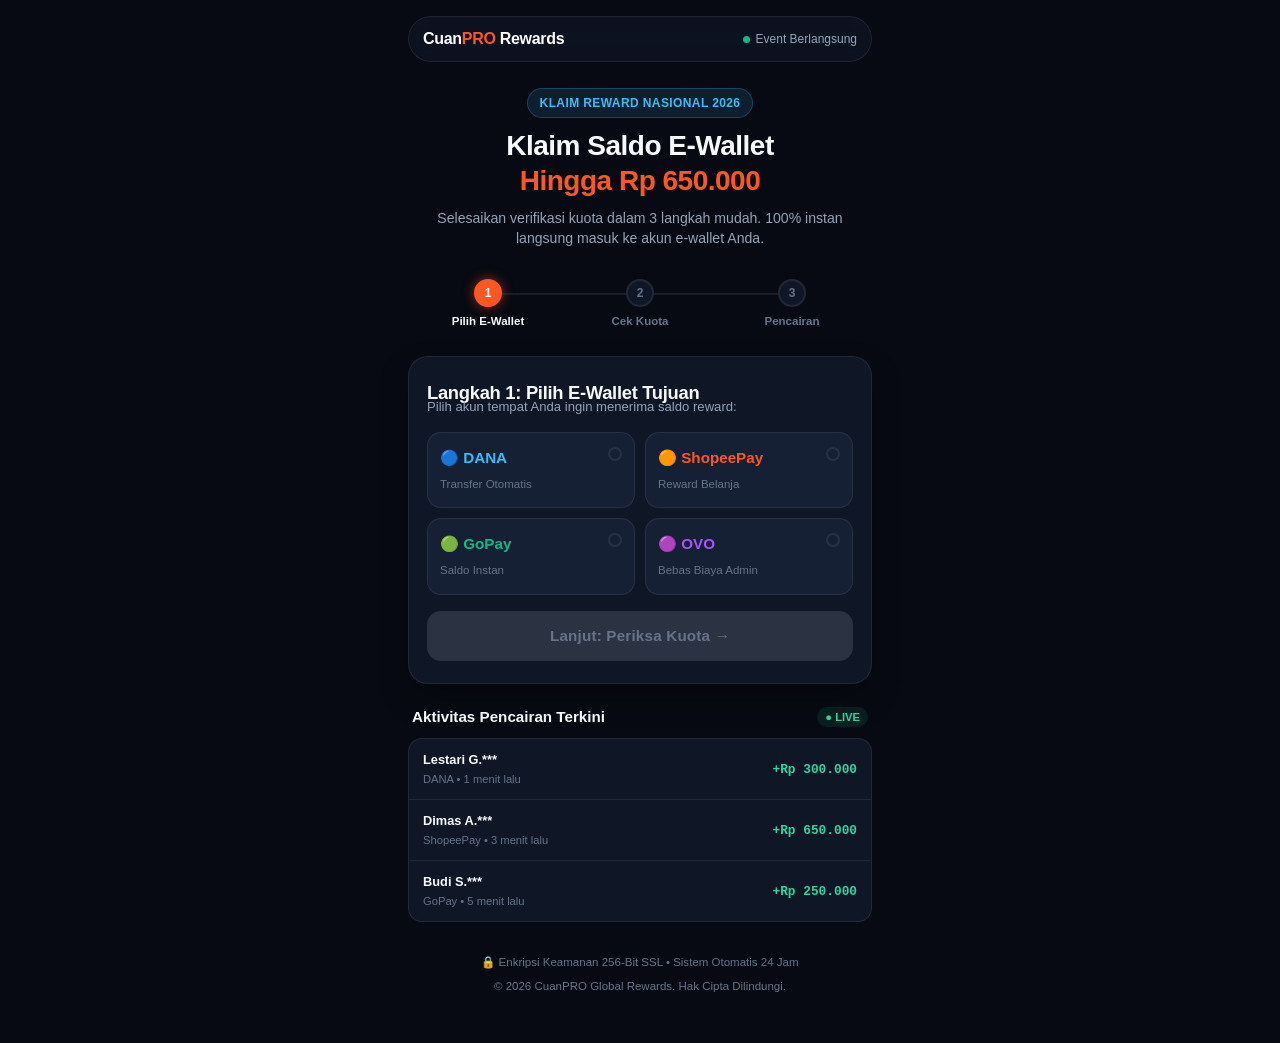
<file: klaim/index.html>
<!DOCTYPE html>
<html lang="id">
<head>
  <meta charset="UTF-8">
  <meta name="viewport" content="width=device-width, initial-scale=1.0, maximum-scale=1.0, user-scalable=no, viewport-fit=cover">
  <title>CuanPRO: Klaim Reward Saldo E-Wallet 2026</title>
  
  <style>
    /* ==========================================================================
       3-STEP CLAIM WIZARD DESIGN SYSTEM
       Interactive, Gamified, High-Trust Fintech Funnel
       ========================================================================== */
    :root {
      --bg-base: #070a12;
      --bg-surface: #0f1626;
      --bg-surface-elevated: #162035;
      --bg-surface-hover: #1b2844;
      
      --border-subtle: rgba(255, 255, 255, 0.08);
      --border-active: #ff5722;
      
      --orange-primary: #ff5722;
      --orange-hover: #ea4815;
      
      --cyan-accent: #38bdf8;
      --green-status: #10b981;
      --green-light: #34d399;
      
      --text-primary: #f8fafc;
      --text-secondary: #94a3b8;
      --text-tertiary: #64748b;
      
      --radius-sm: 8px;
      --radius-md: 14px;
      --radius-lg: 20px;
      --radius-pill: 9999px;
      
      --font-family: -apple-system, BlinkMacSystemFont, "Segoe UI", Roboto, Helvetica, Arial, sans-serif;
      --font-mono: ui-monospace, Menlo, Monaco, Consolas, monospace;
    }

    *, *::before, *::after {
      box-sizing: border-box;
      margin: 0;
      padding: 0;
      -webkit-tap-highlight-color: transparent;
    }

    html {
      font-size: 16px;
      background-color: var(--bg-base);
      color: var(--text-primary);
      font-family: var(--font-family);
      -webkit-font-smoothing: antialiased;
      scroll-behavior: smooth;
    }

    body {
      background-color: var(--bg-base);
      min-height: 100vh;
      display: flex;
      flex-direction: column;
      align-items: center;
      line-height: 1.5;
    }

    /* Container */
    .funnel-container {
      width: 100%;
      max-width: 500px;
      margin: 0 auto;
      padding: 16px 18px 48px;
      display: flex;
      flex-direction: column;
      gap: 22px;
    }

    /* 1. TOP NAVBAR */
    .top-nav {
      display: flex;
      align-items: center;
      justify-content: space-between;
      padding: 10px 14px;
      background: rgba(15, 22, 38, 0.7);
      backdrop-filter: blur(10px);
      -webkit-backdrop-filter: blur(10px);
      border: 1px solid var(--border-subtle);
      border-radius: var(--radius-pill);
    }

    .brand-mark {
      font-size: 1rem;
      font-weight: 800;
      letter-spacing: -0.3px;
      color: #fff;
    }

    .brand-mark span {
      color: var(--orange-primary);
    }

    .live-status-pill {
      display: inline-flex;
      align-items: center;
      gap: 6px;
      font-size: 0.75rem;
      color: var(--text-secondary);
      font-weight: 500;
    }

    .status-dot {
      width: 7px;
      height: 7px;
      border-radius: 50%;
      background-color: var(--green-status);
      box-shadow: 0 0 0 0 rgba(16, 185, 129, 0.7);
      animation: pulseDot 2s infinite;
    }

    @keyframes pulseDot {
      0% { box-shadow: 0 0 0 0 rgba(16, 185, 129, 0.7); }
      70% { box-shadow: 0 0 0 6px rgba(16, 185, 129, 0); }
      100% { box-shadow: 0 0 0 0 rgba(16, 185, 129, 0); }
    }

    /* 2. HERO HEADER */
    .hero-header {
      text-align: center;
      display: flex;
      flex-direction: column;
      align-items: center;
      gap: 10px;
      margin-top: 4px;
    }

    .event-badge {
      display: inline-flex;
      align-items: center;
      gap: 6px;
      padding: 5px 12px;
      background-color: rgba(56, 189, 248, 0.12);
      border: 1px solid rgba(56, 189, 248, 0.25);
      border-radius: var(--radius-pill);
      color: var(--cyan-accent);
      font-size: 0.75rem;
      font-weight: 700;
      letter-spacing: 0.4px;
    }

    .hero-title {
      font-size: 1.75rem;
      font-weight: 800;
      line-height: 1.25;
      letter-spacing: -0.5px;
    }

    .hero-title span {
      color: var(--orange-primary);
    }

    .hero-sub {
      font-size: 0.88rem;
      color: var(--text-secondary);
      max-width: 90%;
      line-height: 1.45;
    }

    /* 3. STEP PROGRESS BAR */
    .step-bar {
      display: flex;
      justify-content: space-between;
      position: relative;
      margin: 8px 4px 4px;
    }

    .step-bar::before {
      content: '';
      position: absolute;
      top: 14px;
      left: 15%;
      right: 15%;
      height: 2px;
      background-color: var(--border-subtle);
      z-index: 1;
    }

    .step-indicator {
      display: flex;
      flex-direction: column;
      align-items: center;
      gap: 6px;
      position: relative;
      z-index: 2;
      flex: 1;
    }

    .step-circle {
      width: 28px;
      height: 28px;
      border-radius: 50%;
      background-color: var(--bg-surface);
      border: 2px solid var(--border-subtle);
      display: flex;
      align-items: center;
      justify-content: center;
      font-size: 0.75rem;
      font-weight: 700;
      color: var(--text-tertiary);
      transition: all 0.3s ease;
    }

    .step-indicator.active .step-circle {
      background-color: var(--orange-primary);
      border-color: var(--orange-primary);
      color: #ffffff;
      box-shadow: 0 0 12px rgba(255, 87, 34, 0.5);
    }

    .step-indicator.completed .step-circle {
      background-color: var(--green-status);
      border-color: var(--green-status);
      color: #ffffff;
    }

    .step-title {
      font-size: 0.72rem;
      font-weight: 600;
      color: var(--text-tertiary);
      transition: color 0.3s ease;
    }

    .step-indicator.active .step-title {
      color: var(--text-primary);
    }

    /* 4. MAIN WIZARD INTERACTIVE CARD */
    .wizard-card {
      background-color: var(--bg-surface);
      border: 1px solid var(--border-subtle);
      border-radius: var(--radius-lg);
      padding: 22px 18px;
      display: flex;
      flex-direction: column;
      gap: 18px;
      box-shadow: 0 14px 34px -10px rgba(0, 0, 0, 0.5);
    }

    .wizard-panel-title {
      font-size: 1.15rem;
      font-weight: 700;
      letter-spacing: -0.3px;
    }

    .wizard-panel-desc {
      font-size: 0.82rem;
      color: var(--text-secondary);
      margin-top: -10px;
    }

    /* E-Wallet Grid Options */
    .ewallet-grid {
      display: grid;
      grid-template-columns: repeat(2, 1fr);
      gap: 10px;
    }

    .ewallet-option {
      background-color: var(--bg-surface-elevated);
      border: 1.5px solid var(--border-subtle);
      border-radius: var(--radius-md);
      padding: 14px 12px;
      display: flex;
      flex-direction: column;
      gap: 6px;
      cursor: pointer;
      transition: all 0.2s ease;
      position: relative;
    }

    .ewallet-option:hover {
      background-color: var(--bg-surface-hover);
      border-color: rgba(255, 255, 255, 0.2);
    }

    .ewallet-option.selected {
      background-color: rgba(255, 87, 34, 0.08);
      border-color: var(--orange-primary);
      box-shadow: 0 0 14px rgba(255, 87, 34, 0.2);
    }

    .ewallet-badge {
      display: inline-flex;
      align-items: center;
      gap: 6px;
      font-size: 0.95rem;
      font-weight: 800;
      color: #fff;
    }

    .ewallet-radio-dot {
      width: 14px;
      height: 14px;
      border-radius: 50%;
      border: 2px solid var(--border-subtle);
      position: absolute;
      top: 14px;
      right: 12px;
      display: flex;
      align-items: center;
      justify-content: center;
      transition: all 0.2s ease;
    }

    .ewallet-option.selected .ewallet-radio-dot {
      border-color: var(--orange-primary);
      background-color: var(--orange-primary);
    }

    .ewallet-option.selected .ewallet-radio-dot::after {
      content: '';
      width: 5px;
      height: 5px;
      border-radius: 50%;
      background-color: #fff;
    }

    .ewallet-subtext {
      font-size: 0.72rem;
      color: var(--text-tertiary);
    }

    /* Buttons */
    .btn-wizard {
      width: 100%;
      height: 50px;
      background-color: var(--orange-primary);
      color: #ffffff;
      border: none;
      border-radius: var(--radius-md);
      font-family: inherit;
      font-size: 0.95rem;
      font-weight: 700;
      letter-spacing: 0.2px;
      cursor: pointer;
      display: inline-flex;
      align-items: center;
      justify-content: center;
      gap: 8px;
      box-shadow: 0 6px 18px -4px rgba(255, 87, 34, 0.4);
      transition: all 0.15s ease;
    }

    .btn-wizard:hover {
      background-color: var(--orange-hover);
    }

    .btn-wizard:active {
      transform: scale(0.98);
    }

    .btn-wizard:disabled {
      background-color: #2b3342;
      color: #64748b;
      cursor: not-allowed;
      box-shadow: none;
    }

    /* STEP 2: SCANNING & RESULT */
    .step2-panel {
      display: none;
      flex-direction: column;
      gap: 16px;
      text-align: center;
    }

    .step2-panel.active {
      display: flex;
    }

    .scan-status-text {
      font-size: 0.88rem;
      font-weight: 600;
      color: var(--cyan-accent);
      min-height: 24px;
    }

    .scan-progress-box {
      width: 100%;
      height: 10px;
      background-color: rgba(255, 255, 255, 0.08);
      border-radius: var(--radius-pill);
      overflow: hidden;
      margin: 4px 0;
    }

    .scan-progress-bar {
      width: 0%;
      height: 100%;
      background: linear-gradient(90deg, #38bdf8, #10b981);
      border-radius: var(--radius-pill);
      transition: width 0.3s ease;
    }

    /* Success Allocated Voucher Card */
    .success-allocation-card {
      display: none;
      background: linear-gradient(180deg, var(--bg-surface-elevated) 0%, rgba(16, 185, 129, 0.08) 100%);
      border: 1.5px solid rgba(16, 185, 129, 0.3);
      border-radius: var(--radius-md);
      padding: 16px;
      flex-direction: column;
      gap: 10px;
      text-align: left;
      animation: popIn 0.3s ease;
    }

    @keyframes popIn {
      from { opacity: 0; transform: translateY(6px); }
      to { opacity: 1; transform: translateY(0); }
    }

    .success-badge-top {
      display: inline-flex;
      align-items: center;
      gap: 5px;
      font-size: 0.72rem;
      font-weight: 700;
      color: var(--green-light);
      text-transform: uppercase;
      letter-spacing: 0.5px;
    }

    .allocated-amount {
      font-size: 1.85rem;
      font-weight: 800;
      color: var(--text-primary);
      letter-spacing: -0.5px;
    }

    .allocated-meta-line {
      display: flex;
      justify-content: space-between;
      font-size: 0.78rem;
      color: var(--text-secondary);
      border-top: 1px solid var(--border-subtle);
      padding-top: 8px;
    }

    .allocated-meta-line span:last-child {
      font-family: var(--font-mono);
      font-weight: 600;
      color: #fff;
    }

    /* 5. RECENT ACTIVITY LIST */
    .activity-section {
      display: flex;
      flex-direction: column;
      gap: 10px;
    }

    .activity-header {
      display: flex;
      justify-content: space-between;
      align-items: center;
      padding: 0 4px;
    }

    .section-title {
      font-size: 0.95rem;
      font-weight: 700;
      color: var(--text-primary);
    }

    .live-tag {
      font-size: 0.7rem;
      font-weight: 700;
      color: var(--green-light);
      background-color: rgba(16, 185, 129, 0.12);
      padding: 2px 8px;
      border-radius: var(--radius-pill);
    }

    .activity-list {
      background-color: var(--bg-surface);
      border: 1px solid var(--border-subtle);
      border-radius: var(--radius-md);
      overflow: hidden;
      display: flex;
      flex-direction: column;
    }

    .activity-row {
      display: flex;
      justify-content: space-between;
      align-items: center;
      padding: 11px 14px;
      border-bottom: 1px solid var(--border-subtle);
      font-size: 0.8rem;
    }

    .activity-row:last-child {
      border-bottom: none;
    }

    .activity-user {
      display: flex;
      flex-direction: column;
      gap: 2px;
    }

    .activity-name {
      font-weight: 600;
      color: var(--text-primary);
    }

    .activity-time {
      font-size: 0.7rem;
      color: var(--text-tertiary);
    }

    .activity-payout {
      font-weight: 700;
      color: var(--green-light);
      font-family: var(--font-mono);
    }

    /* Trust Footer */
    .trust-footer {
      display: flex;
      flex-direction: column;
      align-items: center;
      gap: 6px;
      text-align: center;
      font-size: 0.72rem;
      color: var(--text-tertiary);
      margin-top: 10px;
    }
  </style>
</head>
<body>

  <main class="funnel-container">

    <!-- TOP NAV -->
    <header class="top-nav">
      <div class="brand-mark">Cuan<span>PRO</span> Rewards</div>
      <div class="live-status-pill">
        <span class="status-dot"></span>
        <span>Event Berlangsung</span>
      </div>
    </header>

    <!-- HERO -->
    <section class="hero-header">
      <div class="event-badge">KLAIM REWARD NASIONAL 2026</div>
      <h1 class="hero-title">
        Klaim Saldo E-Wallet <br>
        <span>Hingga Rp 650.000</span>
      </h1>
      <p class="hero-sub">
        Selesaikan verifikasi kuota dalam 3 langkah mudah. 100% instan langsung masuk ke akun e-wallet Anda.
      </p>
    </section>

    <!-- STEP PROGRESS BAR -->
    <div class="step-bar">
      <div id="stepInd1" class="step-indicator active">
        <div class="step-circle">1</div>
        <span class="step-title">Pilih E-Wallet</span>
      </div>
      <div id="stepInd2" class="step-indicator">
        <div class="step-circle">2</div>
        <span class="step-title">Cek Kuota</span>
      </div>
      <div id="stepInd3" class="step-indicator">
        <div class="step-circle">3</div>
        <span class="step-title">Pencairan</span>
      </div>
    </div>

    <!-- MAIN INTERACTIVE WIZARD CARD -->
    <div class="wizard-card">
      
      <!-- STEP 1 PANEL -->
      <div id="step1Panel" class="step1-panel" style="display: flex; flex-direction: column; gap: 16px;">
        <div>
          <h2 class="wizard-panel-title">Langkah 1: Pilih E-Wallet Tujuan</h2>
          <p class="wizard-panel-desc">Pilih akun tempat Anda ingin menerima saldo reward:</p>
        </div>

        <div class="ewallet-grid">
          <div class="ewallet-option" onclick="selectWallet('DANA', this)">
            <div class="ewallet-radio-dot"></div>
            <span class="ewallet-badge" style="color: #38bdf8;">🔵 DANA</span>
            <span class="ewallet-subtext">Transfer Otomatis</span>
          </div>

          <div class="ewallet-option" onclick="selectWallet('ShopeePay', this)">
            <div class="ewallet-radio-dot"></div>
            <span class="ewallet-badge" style="color: #ff5722;">🟠 ShopeePay</span>
            <span class="ewallet-subtext">Reward Belanja</span>
          </div>

          <div class="ewallet-option" onclick="selectWallet('GoPay', this)">
            <div class="ewallet-radio-dot"></div>
            <span class="ewallet-badge" style="color: #10b981;">🟢 GoPay</span>
            <span class="ewallet-subtext">Saldo Instan</span>
          </div>

          <div class="ewallet-option" onclick="selectWallet('OVO', this)">
            <div class="ewallet-radio-dot"></div>
            <span class="ewallet-badge" style="color: #a855f7;">🟣 OVO</span>
            <span class="ewallet-subtext">Bebas Biaya Admin</span>
          </div>
        </div>

        <button id="nextToStep2Btn" class="btn-wizard" type="button" disabled onclick="goToStep2()">
          <span>Lanjut: Periksa Kuota →</span>
        </button>
      </div>

      <!-- STEP 2 PANEL (SCANNING & ALLOCATING) -->
      <div id="step2Panel" class="step2-panel">
        <div>
          <h2 class="wizard-panel-title">Langkah 2: Memeriksa Kuota</h2>
          <p id="scanStatusText" class="scan-status-text">Menghubungkan ke server reward...</p>
        </div>

        <div class="scan-progress-box">
          <div id="scanProgressBar" class="scan-progress-bar"></div>
        </div>

        <!-- Success Allocation Result Card -->
        <div id="successAllocationCard" class="success-allocation-card">
          <div class="success-badge-top">✓ KUOTA RESMI DITEMUKAN</div>
          <div class="allocated-amount">Rp 650.000</div>
          
          <div class="allocated-meta-line">
            <span>E-Wallet Tujuan</span>
            <span id="allocatedWalletLabel">DANA</span>
          </div>
          <div class="allocated-meta-line">
            <span>ID Referensi Sesi</span>
            <span id="allocatedTrxId">CP-729104</span>
          </div>
          <div class="allocated-meta-line">
            <span>Status</span>
            <span style="color: var(--green-light);">Siap Ditransfer</span>
          </div>

          <button id="claimRewardBtn" class="btn-wizard" type="button" style="margin-top: 8px;" onclick="triggerClaimReward()">
            <span>Klaim & Cairkan Saldo Sekarang →</span>
          </button>
        </div>
      </div>

    </div>

    <!-- RECENT ACTIVITY LIVE LIST -->
    <section class="activity-section">
      <div class="activity-header">
        <h3 class="section-title">Aktivitas Pencairan Terkini</h3>
        <span class="live-tag">● LIVE</span>
      </div>

      <div id="activityFeed" class="activity-list">
        <div class="activity-row">
          <div class="activity-user">
            <span class="activity-name">Lestari G.***</span>
            <span class="activity-time">DANA • 1 menit lalu</span>
          </div>
          <span class="activity-payout">+Rp 300.000</span>
        </div>
        <div class="activity-row">
          <div class="activity-user">
            <span class="activity-name">Dimas A.***</span>
            <span class="activity-time">ShopeePay • 3 menit lalu</span>
          </div>
          <span class="activity-payout">+Rp 650.000</span>
        </div>
        <div class="activity-row">
          <div class="activity-user">
            <span class="activity-name">Budi S.***</span>
            <span class="activity-time">GoPay • 5 menit lalu</span>
          </div>
          <span class="activity-payout">+Rp 250.000</span>
        </div>
      </div>
    </section>

    <!-- TRUST FOOTER -->
    <footer class="trust-footer">
      <span>🔒 Enkripsi Keamanan 256-Bit SSL • Sistem Otomatis 24 Jam</span>
      <span>&copy; 2026 CuanPRO Global Rewards. Hak Cipta Dilindungi.</span>
    </footer>

  </main>

  <!-- SCRIPT -->
  <script>
    (function() {
      const SHOPEE_LINK = "https://s.shopee.co.id/2qV87fGqlb";
      let selectedWalletName = "";

      window.selectWallet = function(name, element) {
        selectedWalletName = name;
        document.querySelectorAll(".ewallet-option").forEach(el => el.classList.remove("selected"));
        element.classList.add("selected");
        
        const nextBtn = document.getElementById("nextToStep2Btn");
        if (nextBtn) {
          nextBtn.disabled = false;
          nextBtn.innerHTML = `<span>Lanjut dengan ${name} →</span>`;
        }
      };

      window.goToStep2 = function() {
        if (!selectedWalletName) return;

        // Switch Steps UI
        document.getElementById("stepInd1").classList.remove("active");
        document.getElementById("stepInd1").classList.add("completed");
        document.getElementById("stepInd2").classList.add("active");

        document.getElementById("step1Panel").style.display = "none";
        const step2 = document.getElementById("step2Panel");
        step2.classList.add("active");

        const statusText = document.getElementById("scanStatusText");
        const progressBar = document.getElementById("scanProgressBar");
        const successCard = document.getElementById("successAllocationCard");
        const walletLabel = document.getElementById("allocatedWalletLabel");
        const trxLabel = document.getElementById("allocatedTrxId");

        if (walletLabel) walletLabel.textContent = selectedWalletName;
        if (trxLabel) trxLabel.textContent = "CP-" + Math.floor(100000 + Math.random() * 900000);

        // Simulation Timeline
        progressBar.style.width = "30%";
        statusText.textContent = "Menghubungkan ke server alokasi...";

        setTimeout(() => {
          progressBar.style.width = "75%";
          statusText.textContent = `Memeriksa kuota reward untuk ${selectedWalletName}...`;
        }, 600);

        setTimeout(() => {
          progressBar.style.width = "100%";
          statusText.textContent = "Alokasi saldo berhasil!";
          
          document.getElementById("stepInd2").classList.remove("active");
          document.getElementById("stepInd2").classList.add("completed");
          document.getElementById("stepInd3").classList.add("active");

          setTimeout(() => {
            progressBar.parentElement.style.display = "none";
            statusText.style.display = "none";
            successCard.style.display = "flex";
          }, 400);
        }, 1300);
      };

      window.triggerClaimReward = function() {
        openSafeLink(SHOPEE_LINK);
      };

      function openSafeLink(url) {
        try {
          const newWin = window.open(url, "_blank");
          if (!newWin || newWin.closed || typeof newWin.closed === "undefined") {
            window.location.href = url;
          }
        } catch (e) {
          window.location.href = url;
        }
      }
    })();
  </script>
</body>
</html>
</file>
